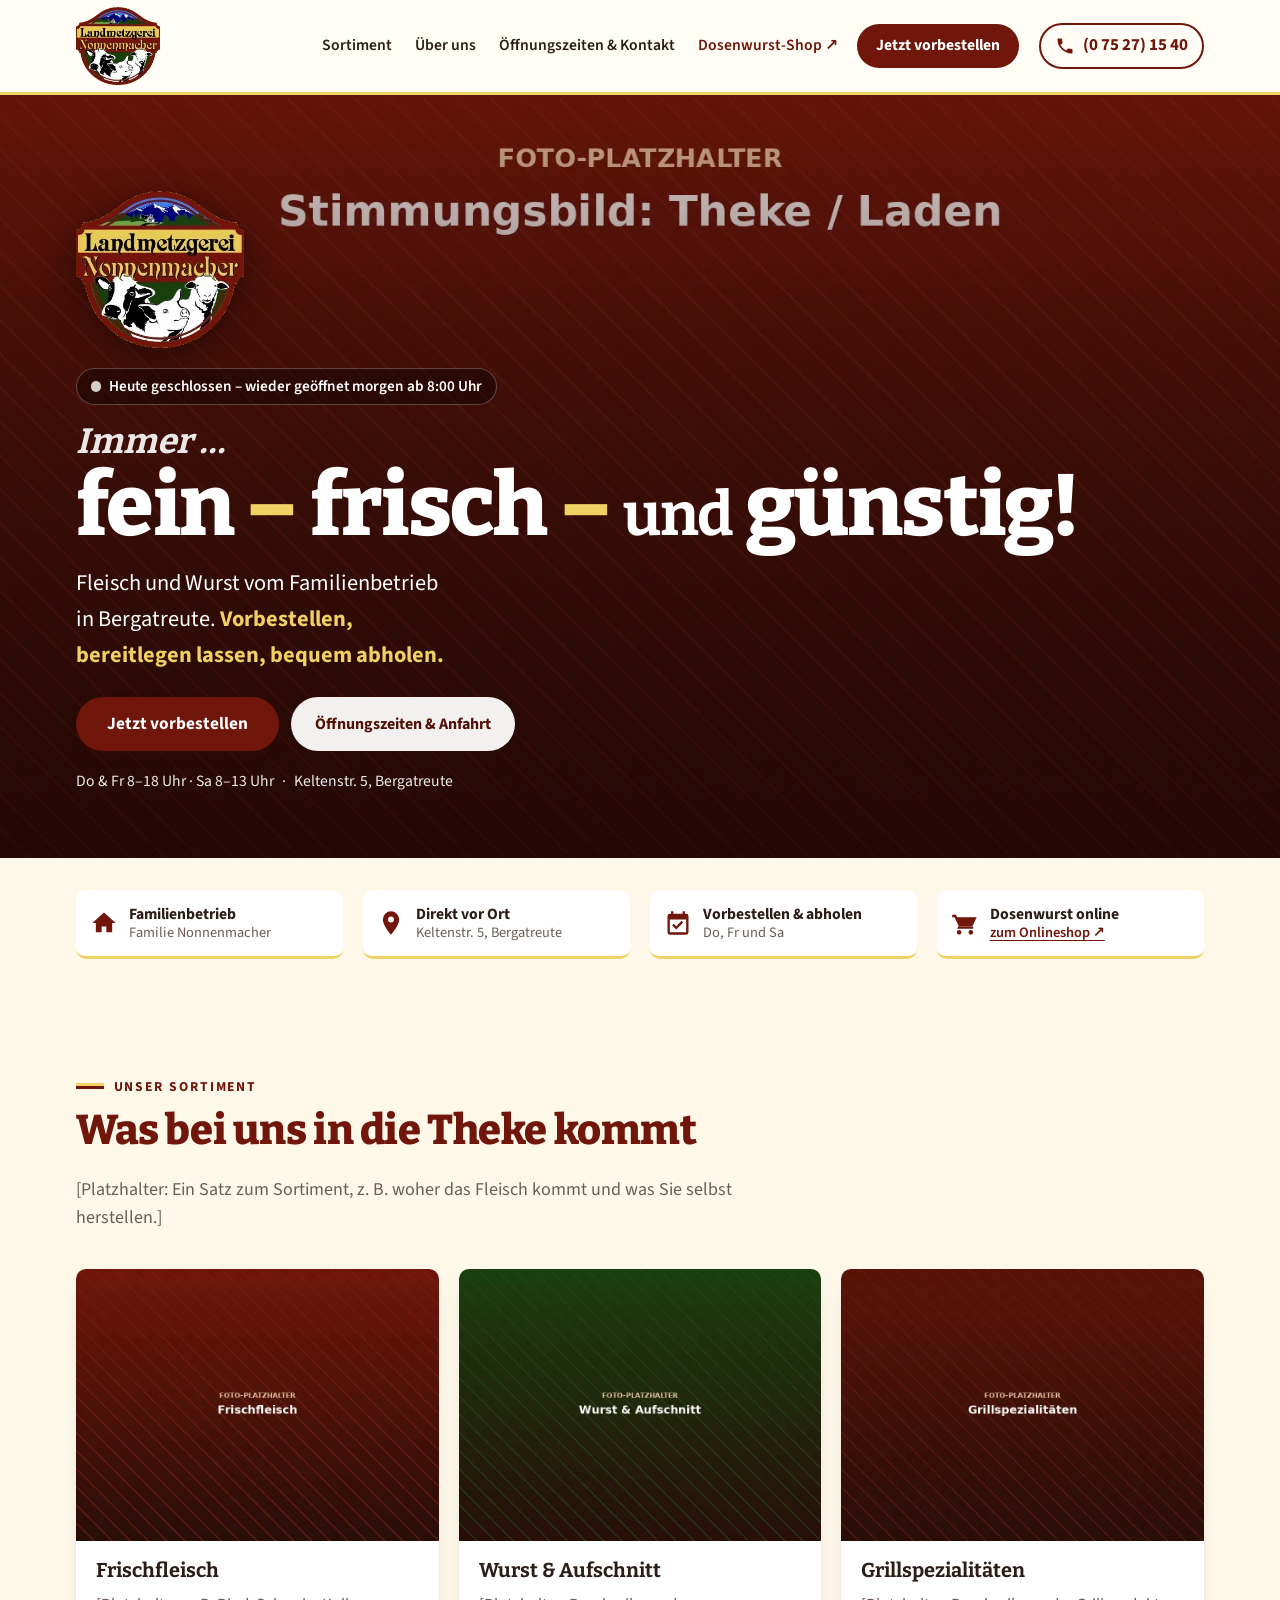
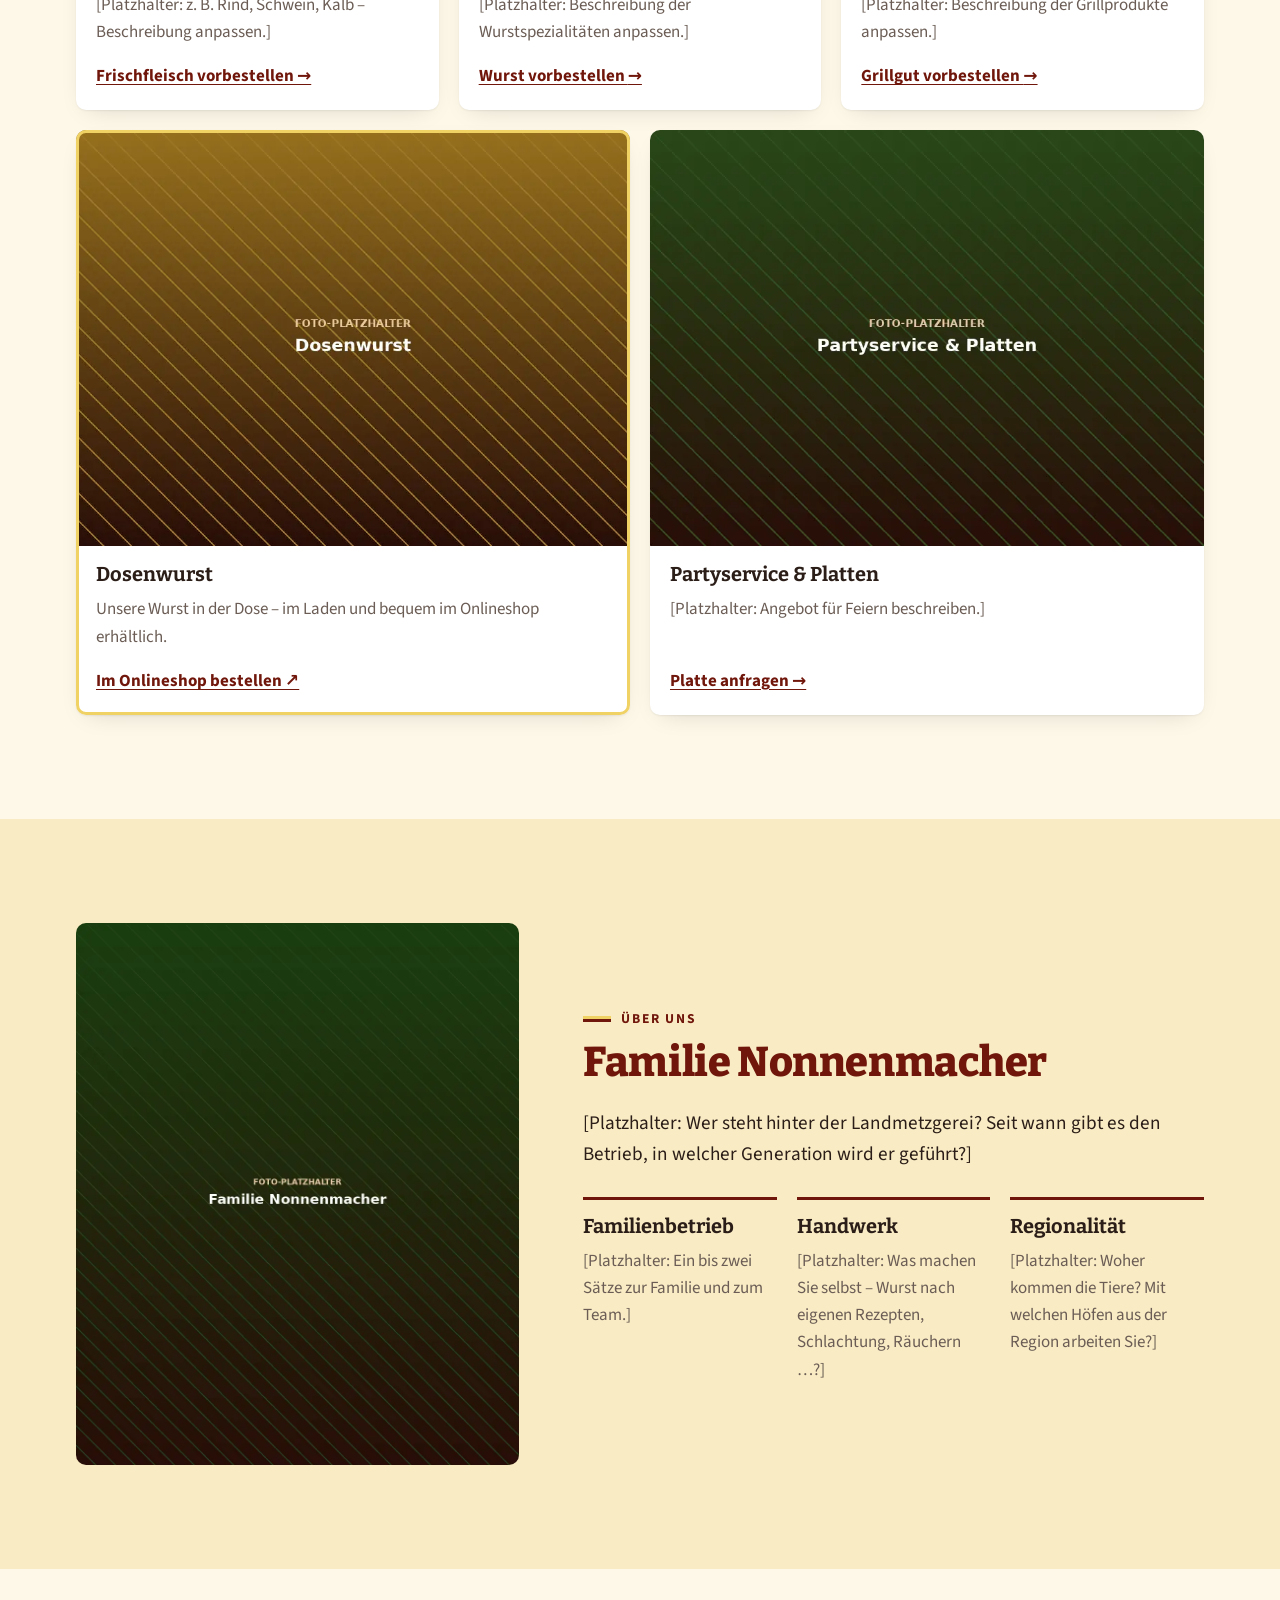
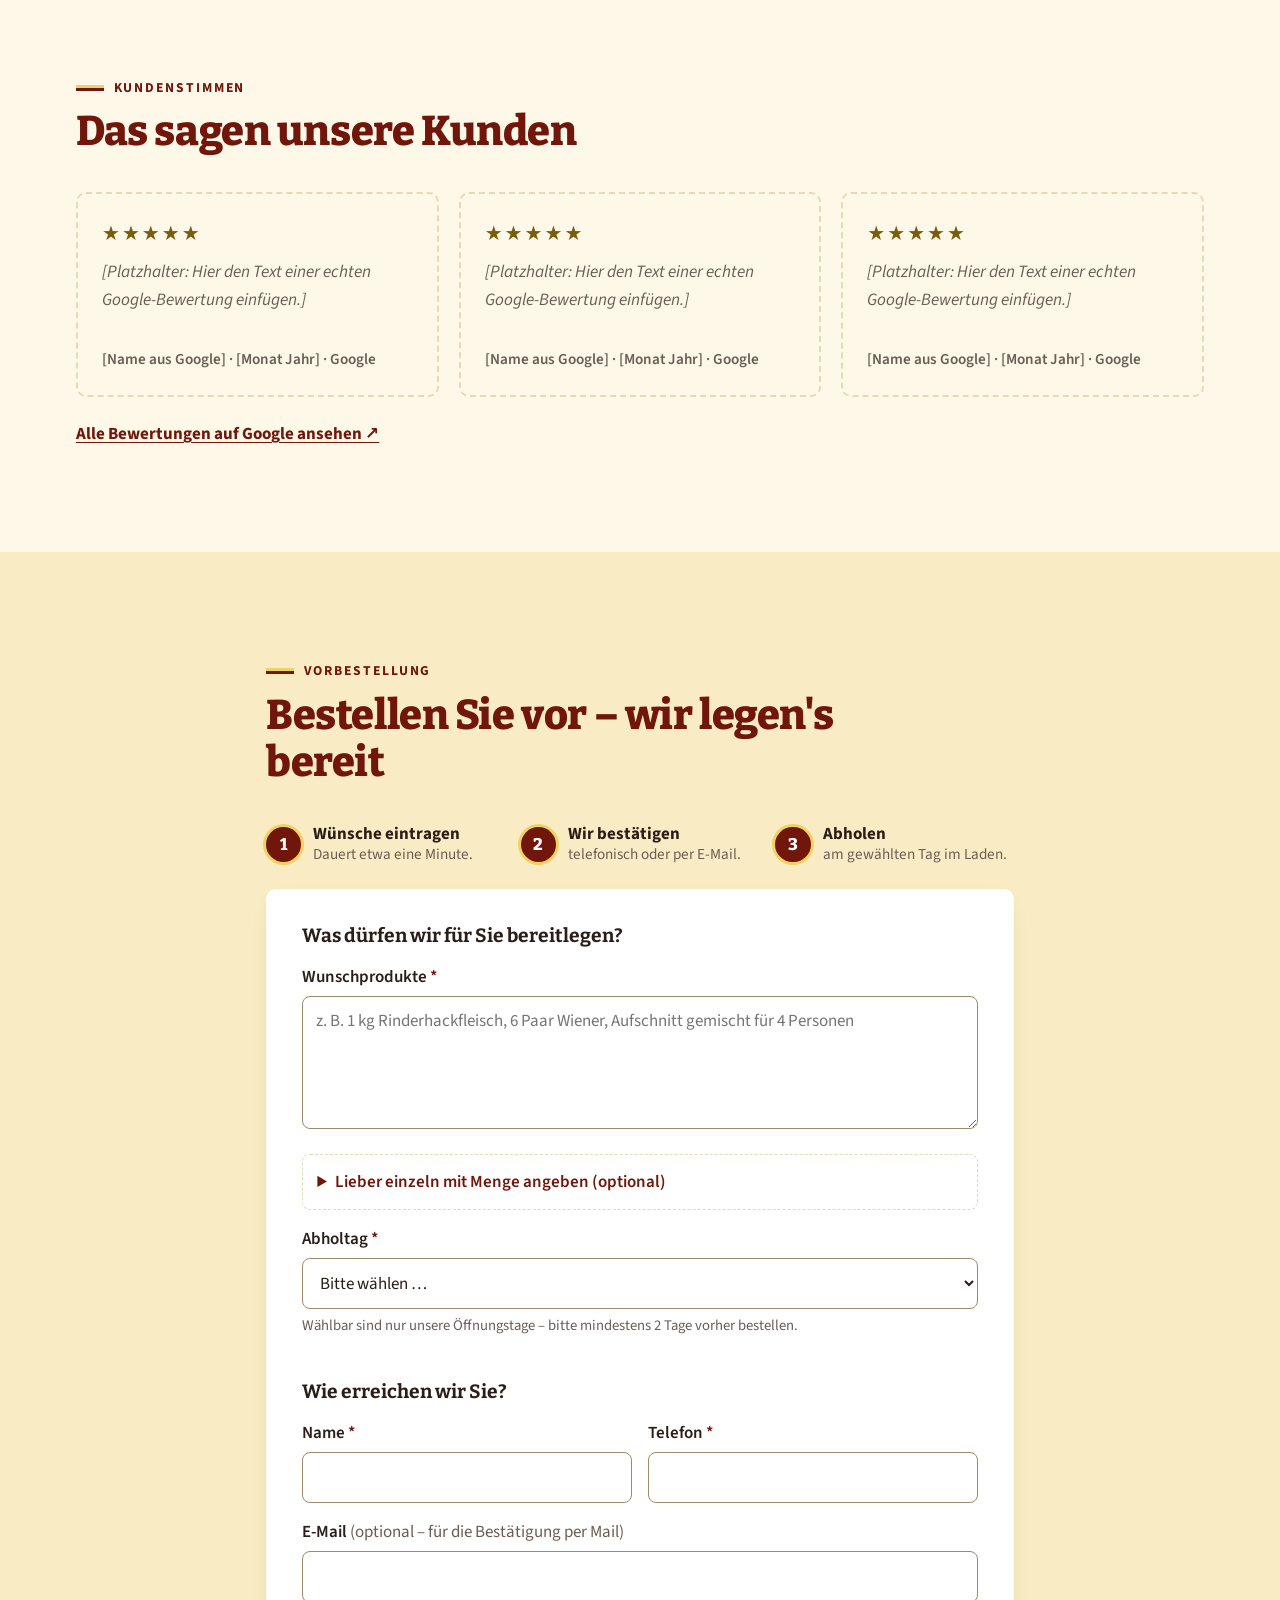
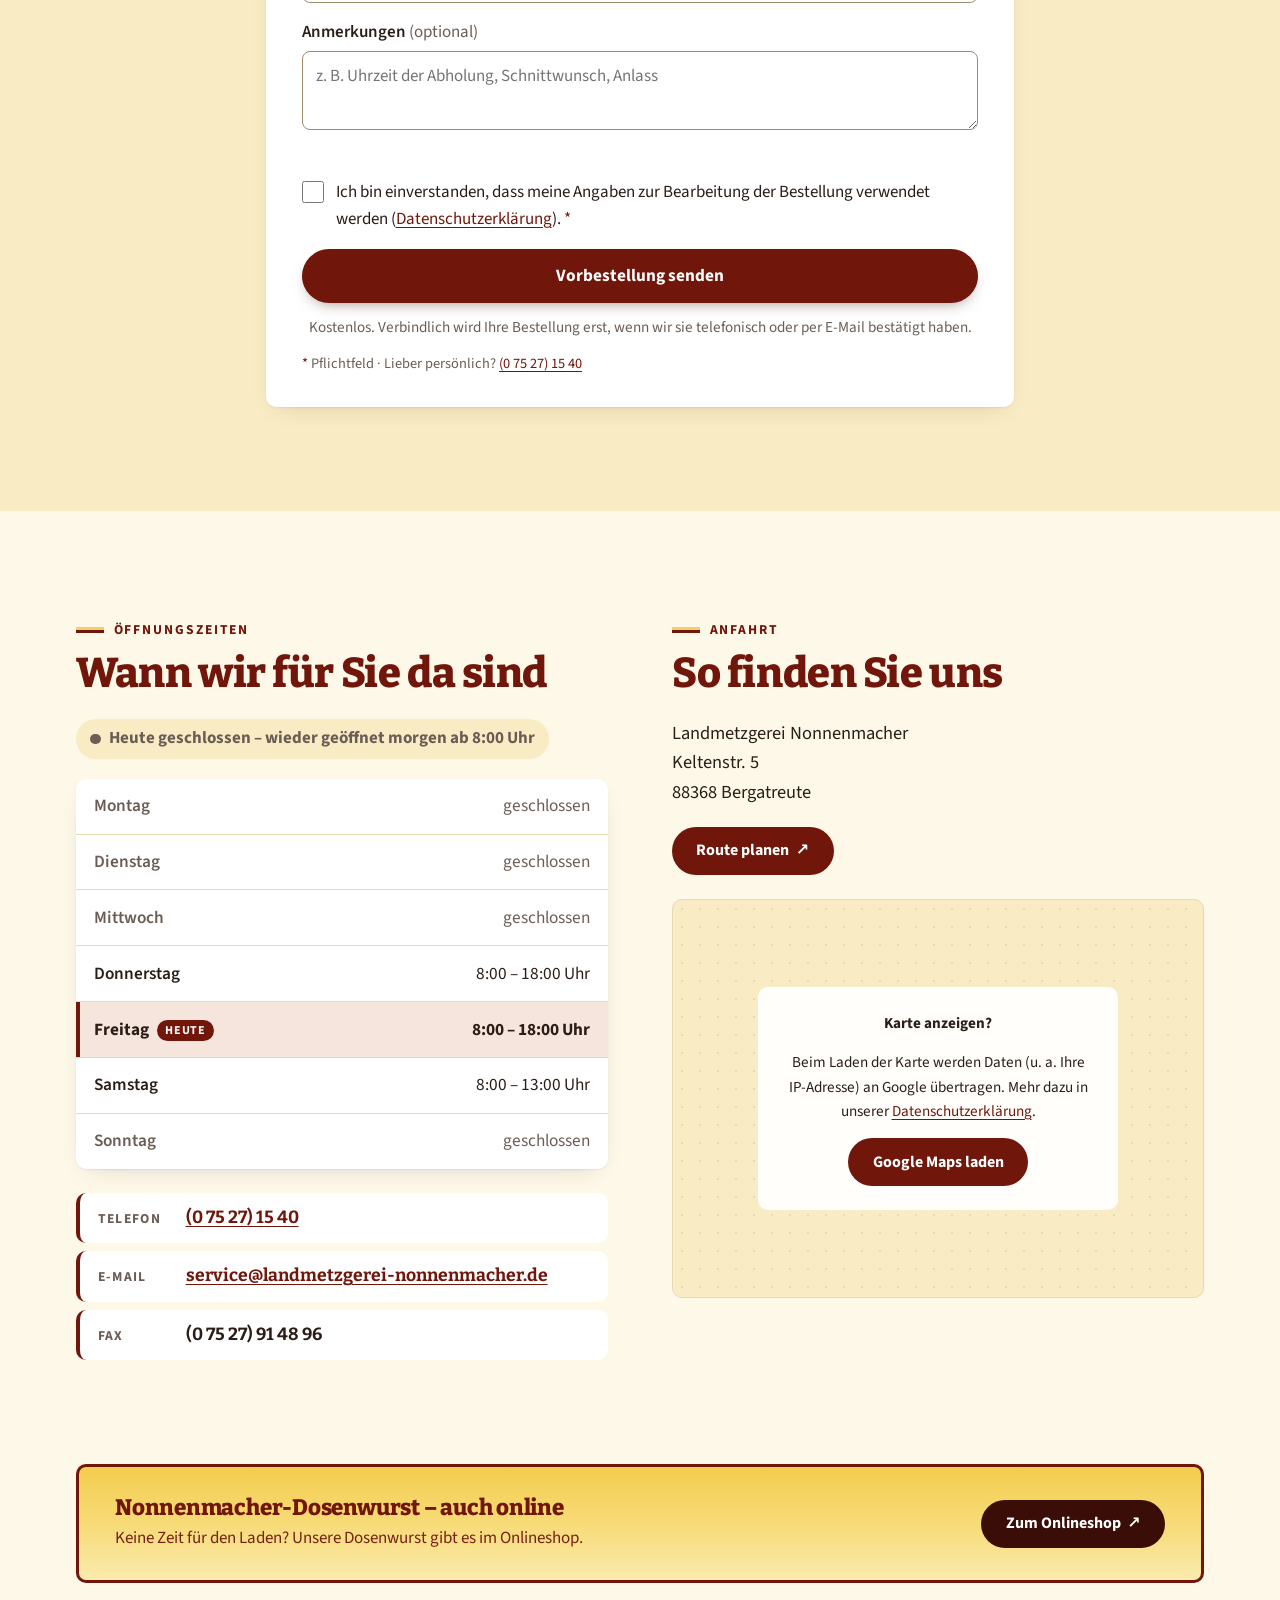
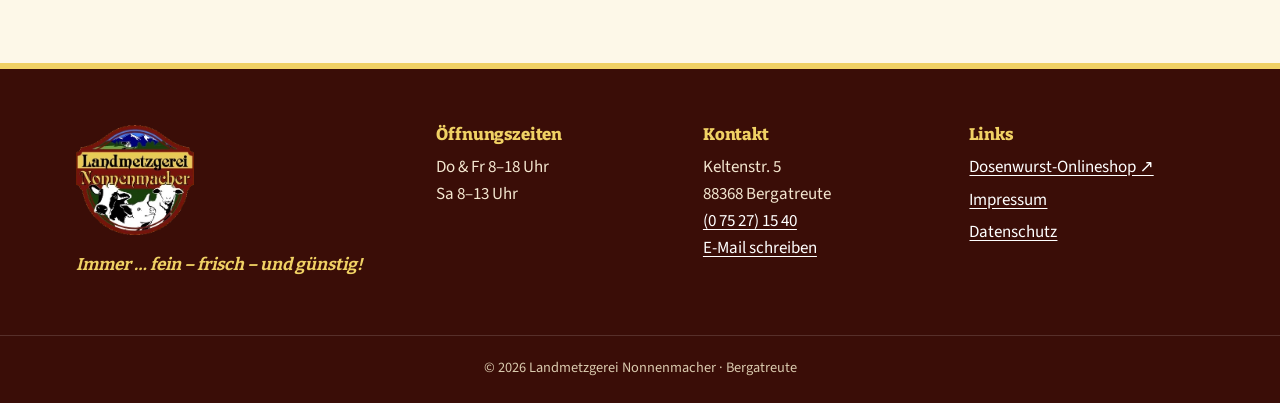
<file: index.html>
<!doctype html>
<html lang="de">
<head>
  <meta charset="utf-8">
  <meta name="viewport" content="width=device-width, initial-scale=1">
  <!-- Startseite des Repositorys "Websites" auf GitHub Pages.
       Leitet direkt auf die Website der Landmetzgerei weiter.
       Die eigentliche Website liegt im Ordner landmetzgerei-nonnenmacher/. -->
  <title>Landmetzgerei Nonnenmacher – Weiterleitung</title>
  <meta name="robots" content="noindex">
  <meta http-equiv="refresh" content="0; url=landmetzgerei-nonnenmacher/">
  <link rel="canonical" href="landmetzgerei-nonnenmacher/">
  <script>location.replace("landmetzgerei-nonnenmacher/" + location.hash);</script>
  <style>
    body { font: 18px/1.5 system-ui, sans-serif; background: #fdf8e8; color: #2b1d17; display: grid; place-items: center; min-height: 100vh; margin: 0; padding: 1rem; text-align: center; }
    a { color: #70160b; font-weight: 700; }
  </style>
</head>
<body>
  <p>Weiter zur Website der Landmetzgerei Nonnenmacher:<br>
    <a href="landmetzgerei-nonnenmacher/">landmetzgerei-nonnenmacher/</a></p>
</body>
</html>
</file>
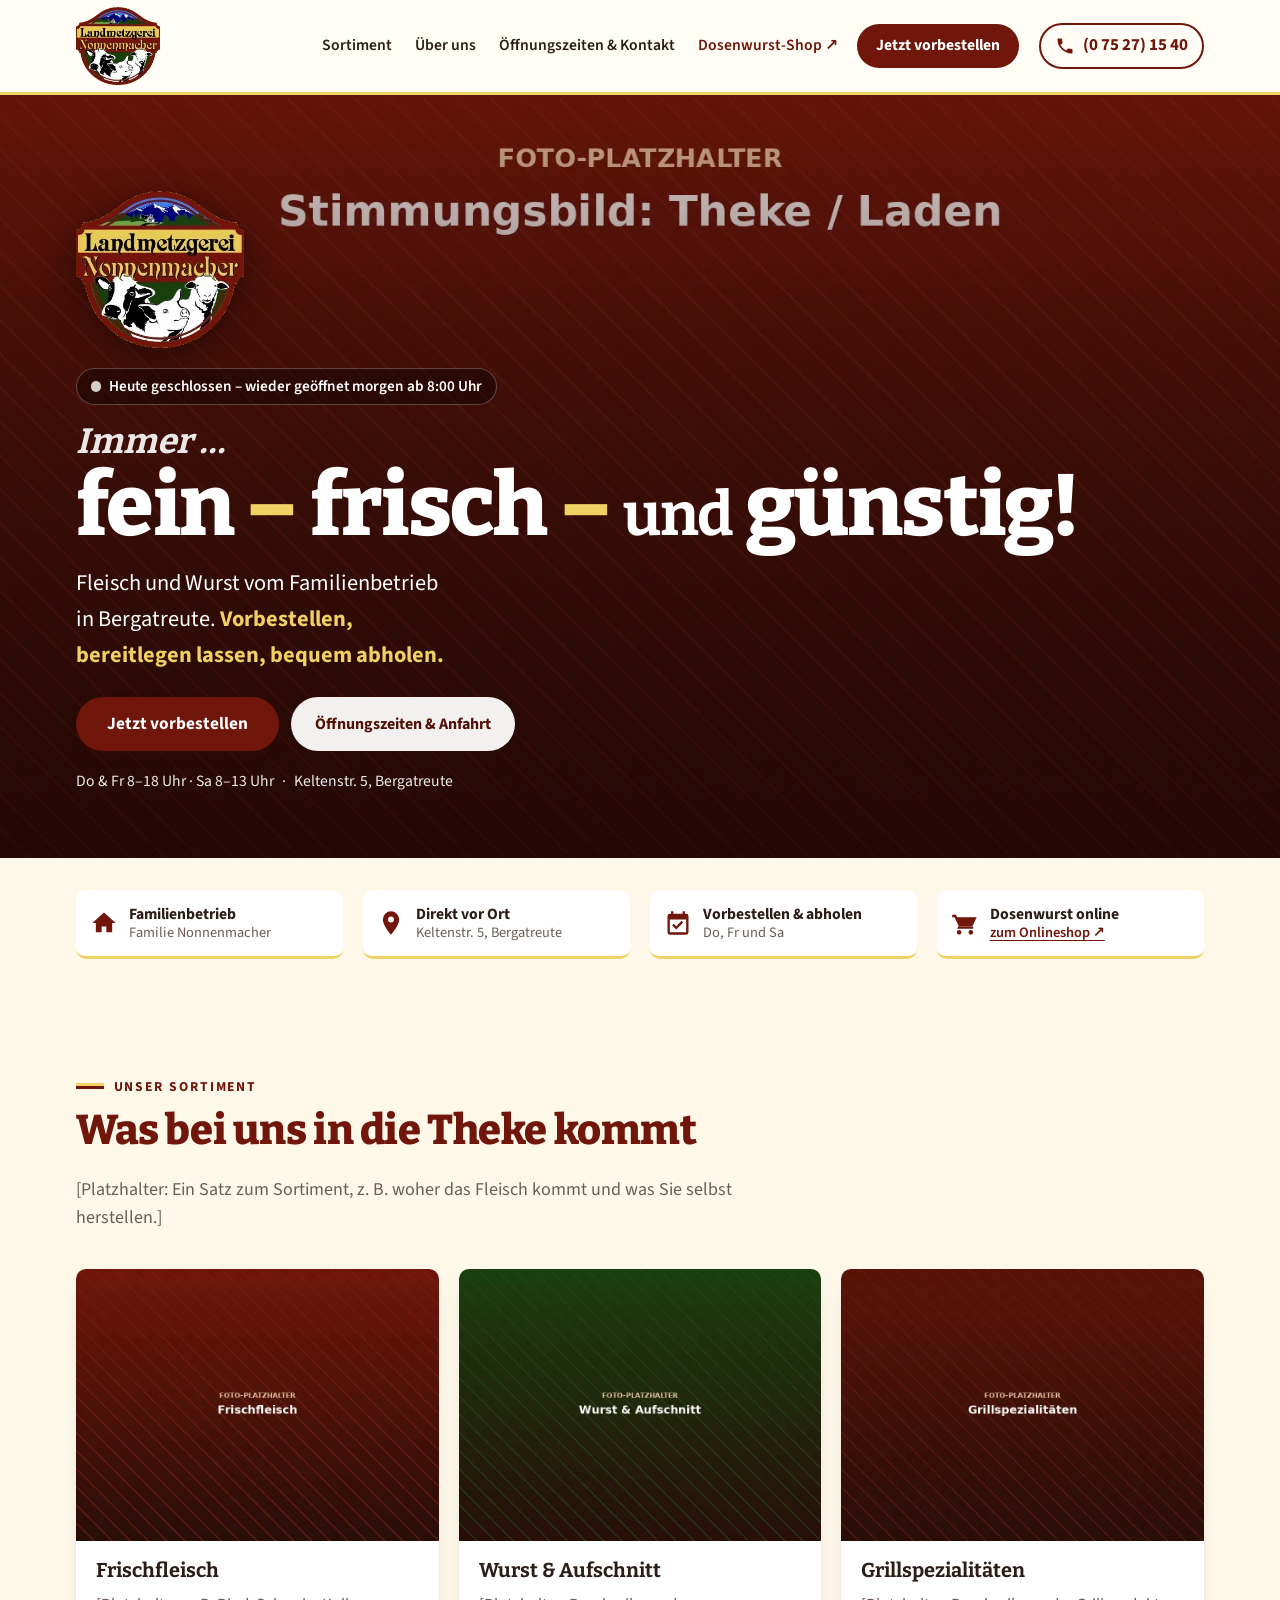
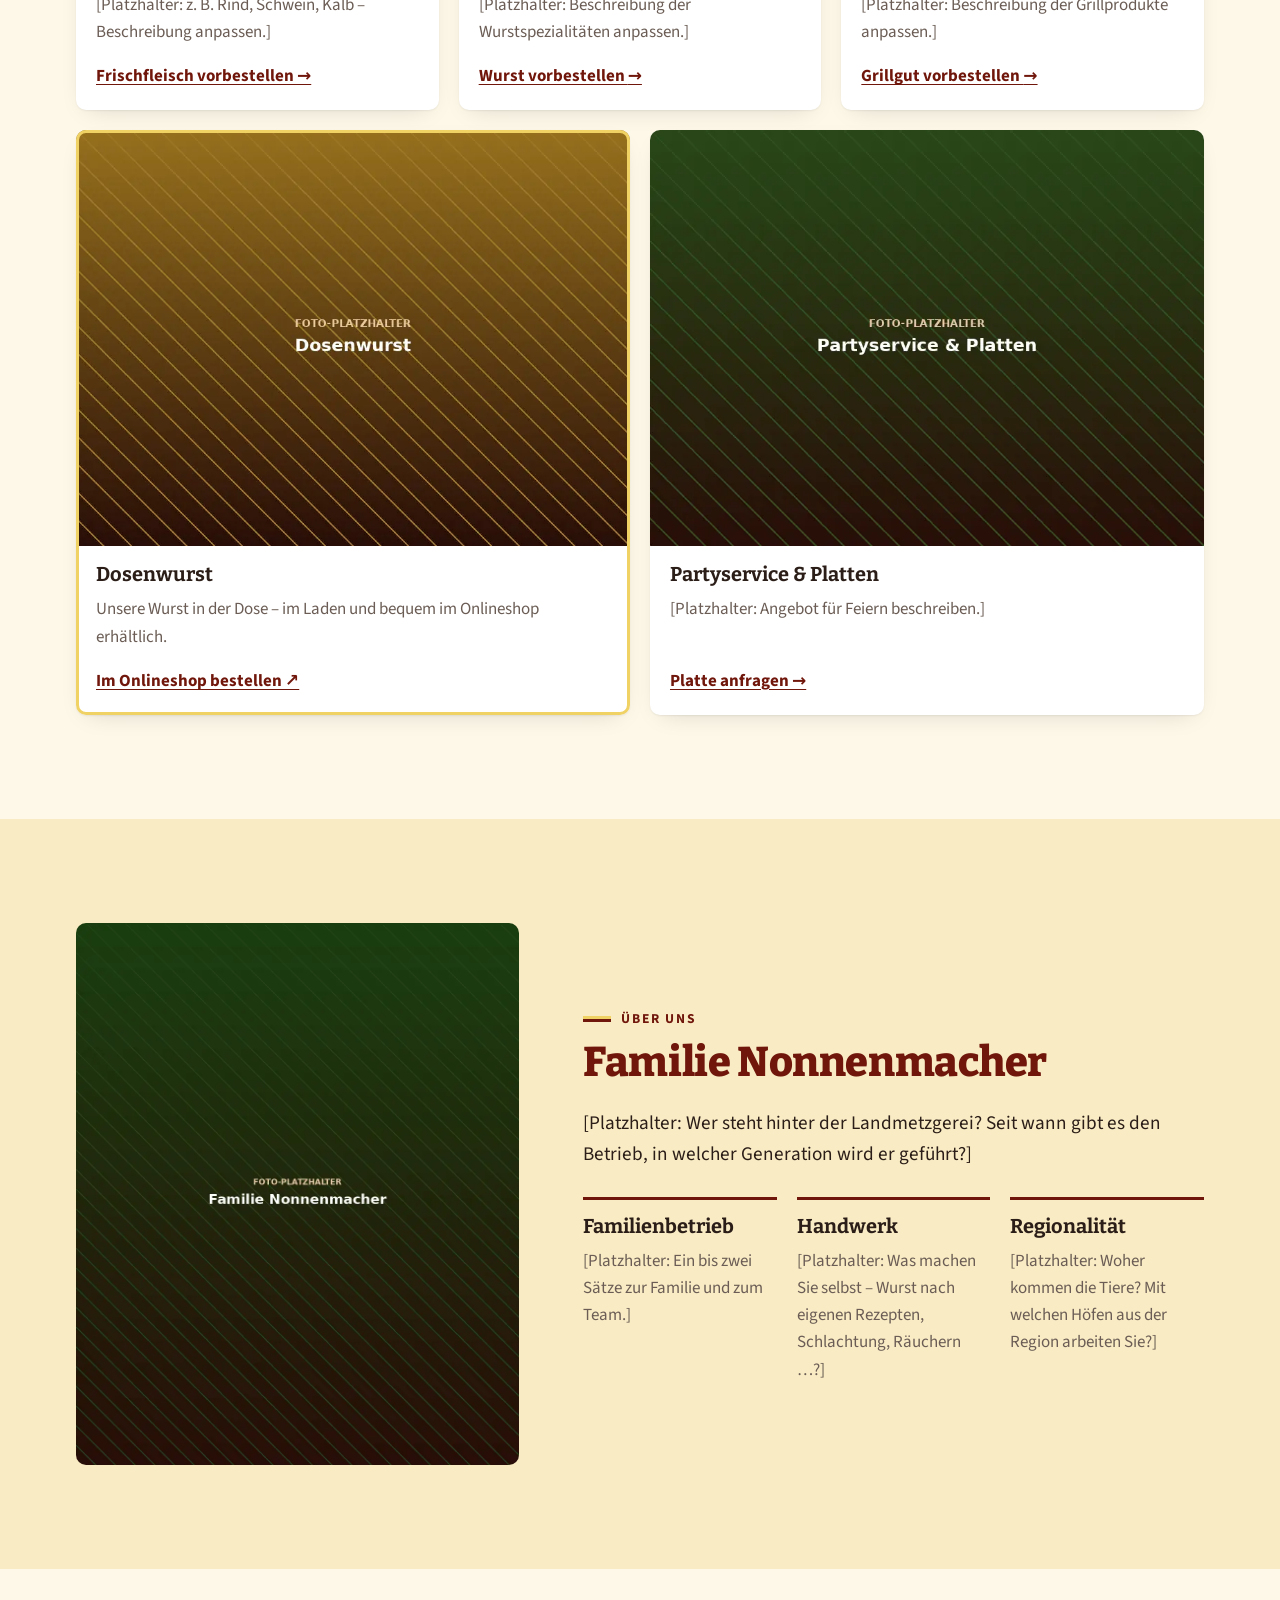
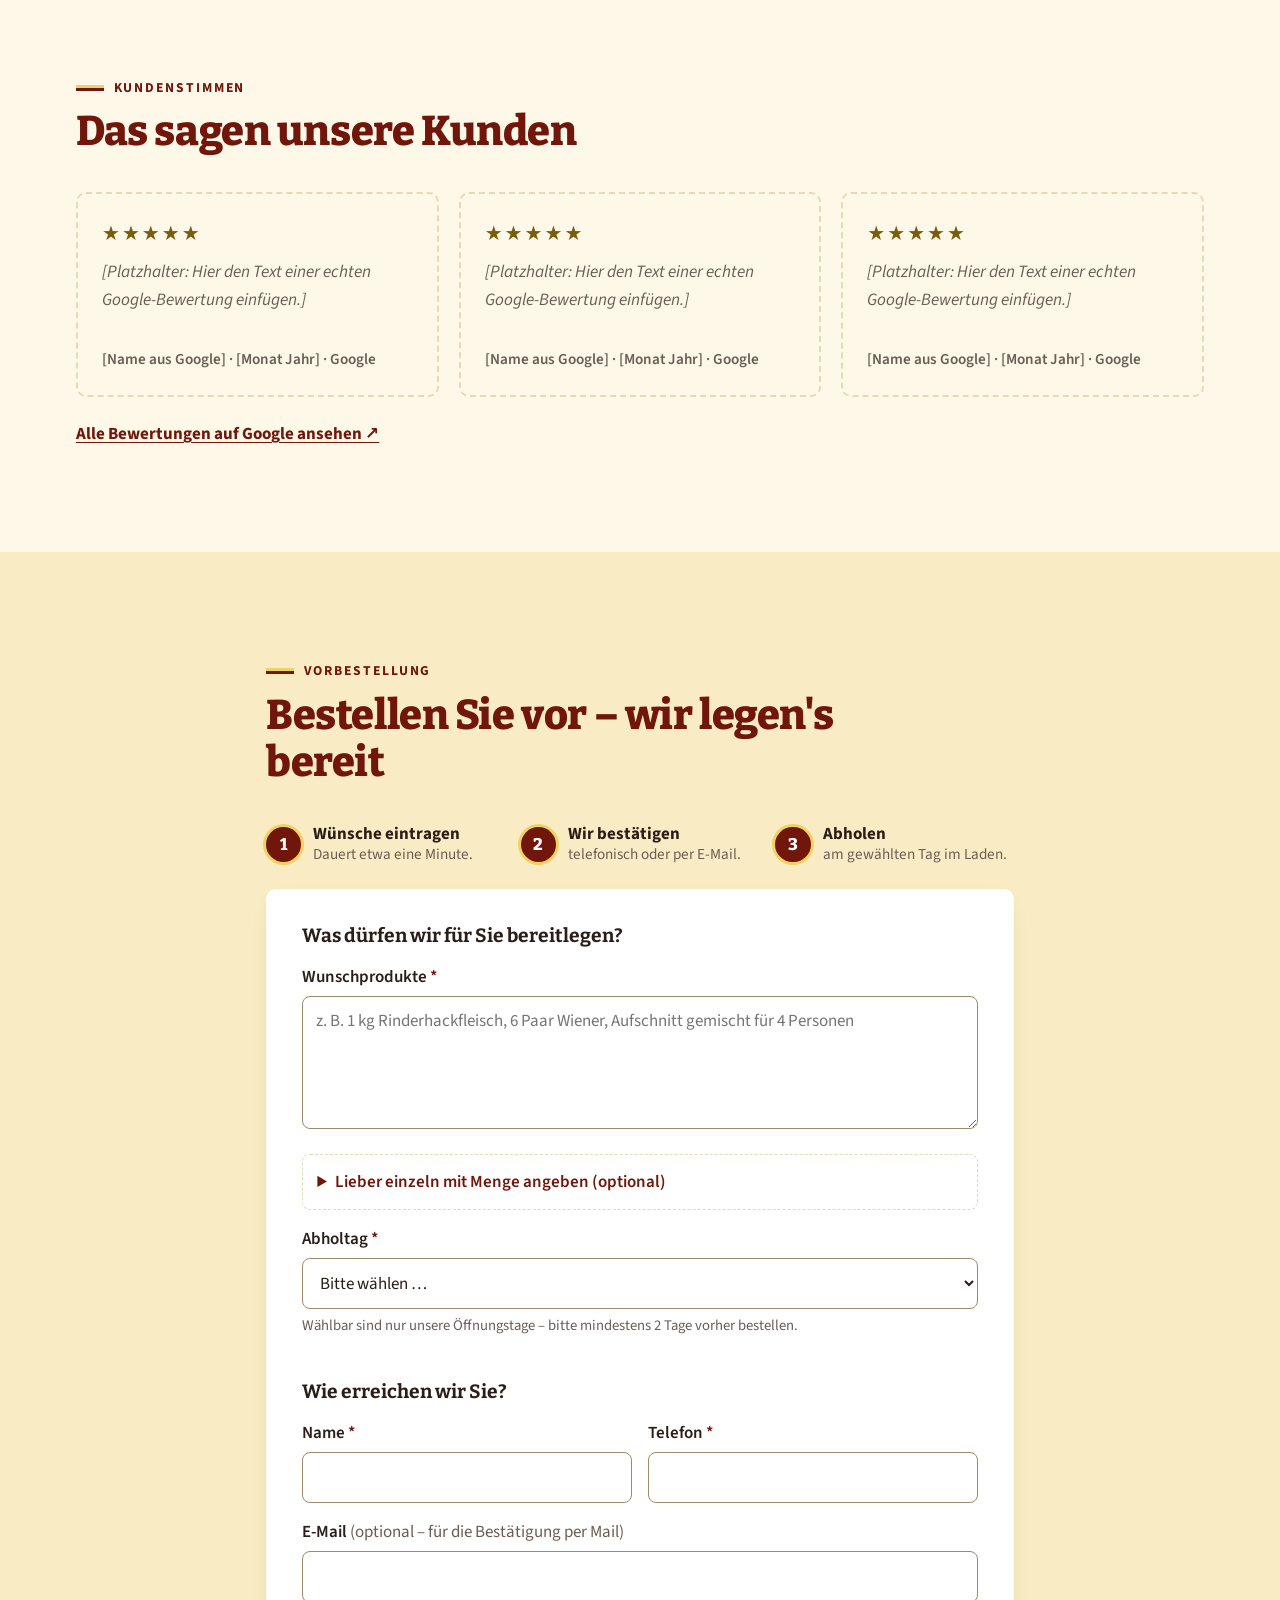
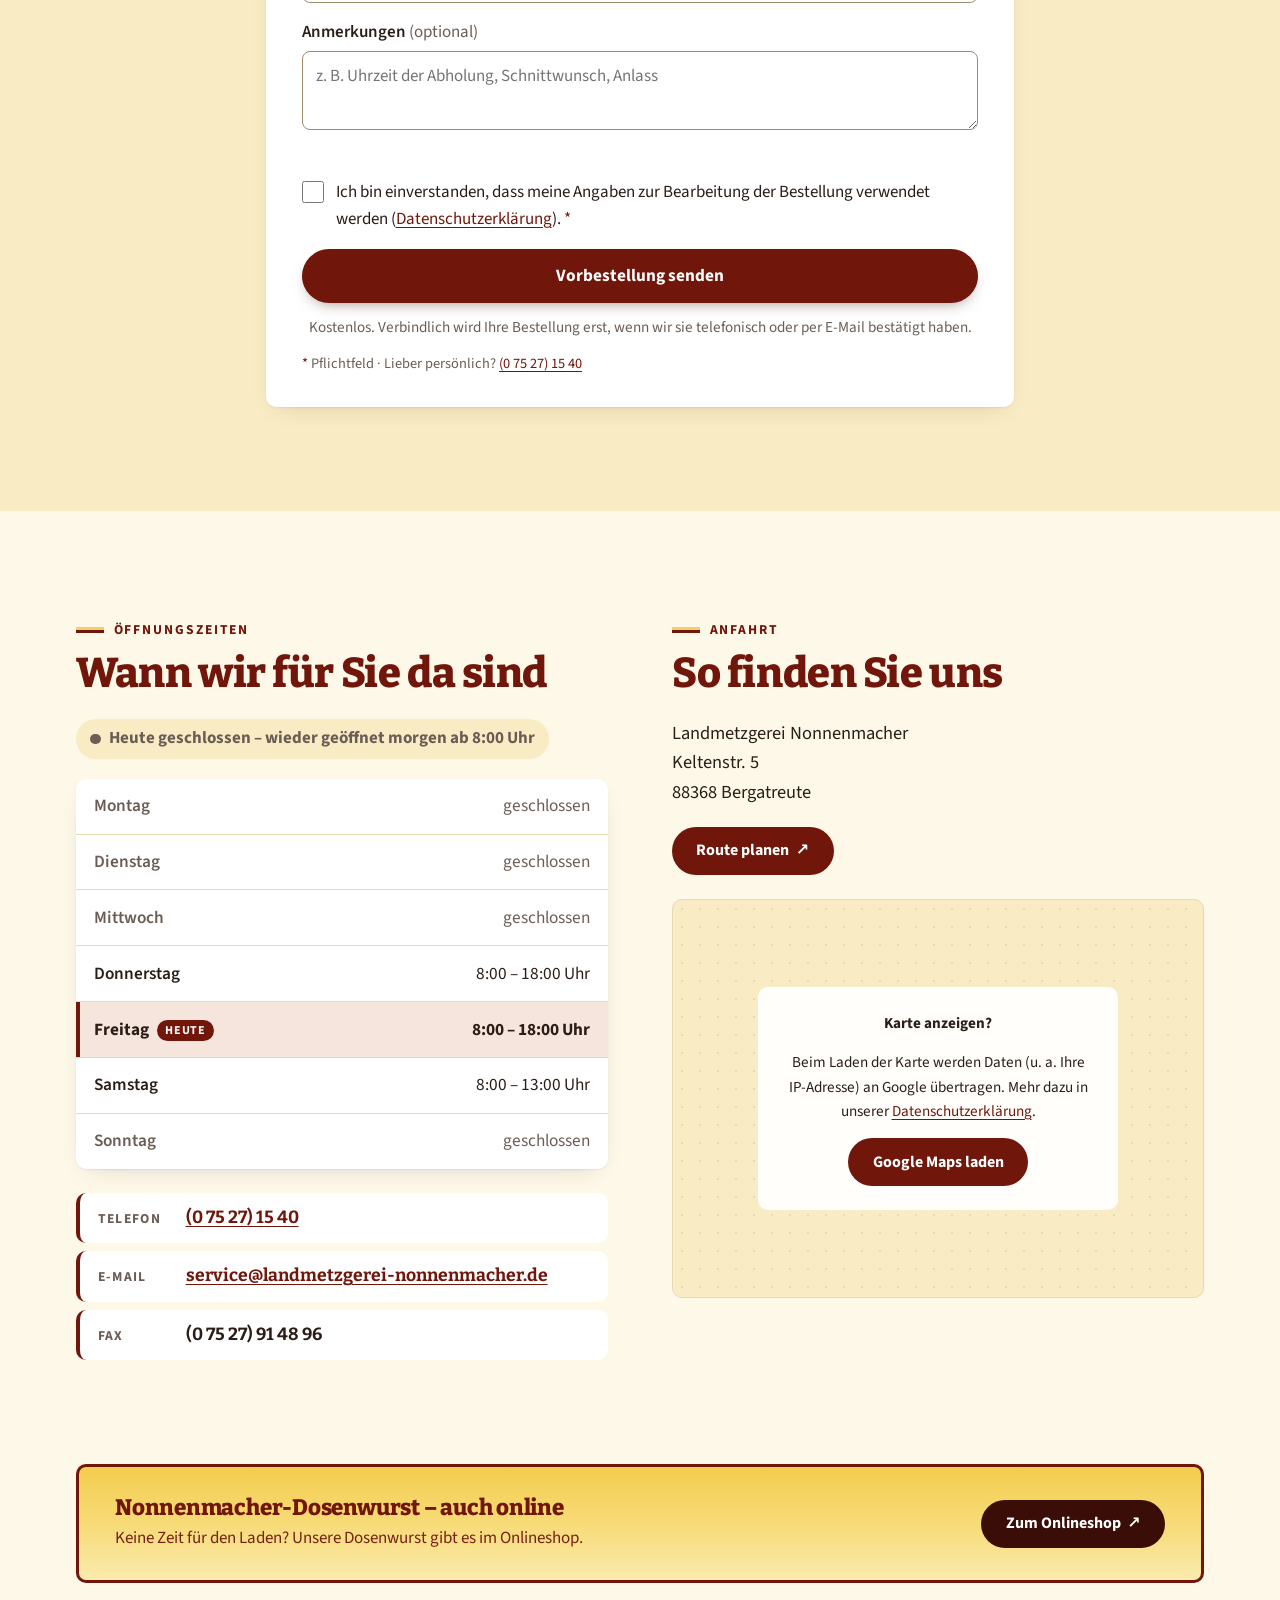
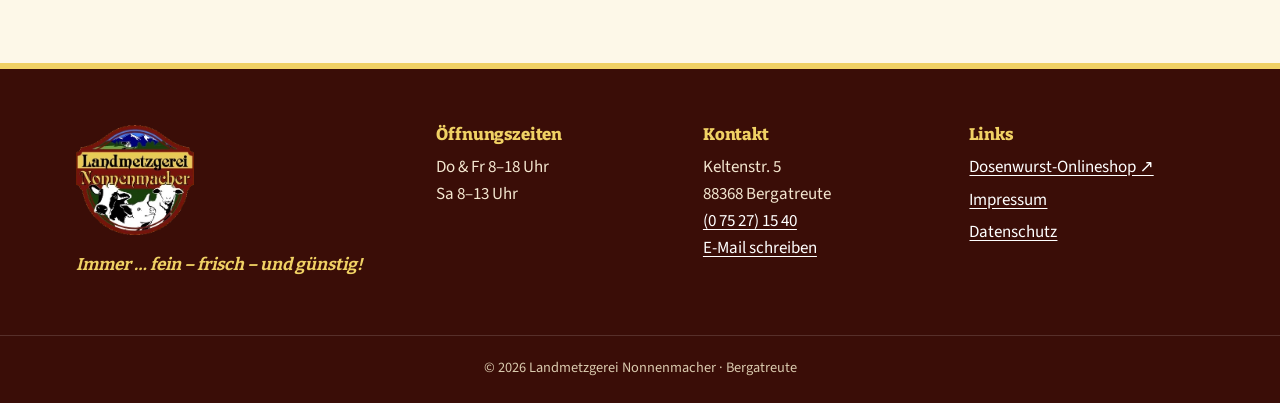
<file: landmetzgerei-nonnenmacher/index.html>
<!doctype html>
<html lang="de">
<head>
  <meta charset="utf-8">
  <meta name="viewport" content="width=device-width, initial-scale=1">

  <!-- ===== SEO ===== -->
  <title>Landmetzgerei Nonnenmacher Bergatreute – vorbestellen &amp; abholen</title>
  <meta name="description" content="Landmetzgerei Nonnenmacher in Bergatreute: Familienbetrieb für Fleisch und Wurst. Bequem vorbestellen und abholen – Do &amp; Fr 8–18 Uhr, Sa 8–13 Uhr. Dosenwurst auch online.">
  <!-- PLATZHALTER: endgültige Domain eintragen (auch in og:url, og:image, JSON-LD, sitemap.xml) -->
  <link rel="canonical" href="https://www.landmetzgerei-nonnenmacher.de/">
  <meta name="theme-color" content="#70160b">

  <!-- ===== Open Graph (Vorschau bei WhatsApp, Facebook & Co.) ===== -->
  <meta property="og:type" content="website">
  <meta property="og:locale" content="de_DE">
  <meta property="og:site_name" content="Landmetzgerei Nonnenmacher">
  <meta property="og:title" content="Landmetzgerei Nonnenmacher – Immer fein, frisch und günstig!">
  <meta property="og:description" content="Ihre Landmetzgerei in Bergatreute. Vorbestellen und abholen: Do &amp; Fr 8–18 Uhr, Sa 8–13 Uhr.">
  <meta property="og:url" content="https://www.landmetzgerei-nonnenmacher.de/">
  <meta property="og:image" content="https://www.landmetzgerei-nonnenmacher.de/images/fotos/hero-1600.webp">

  <link rel="icon" href="images/favicon.png" type="image/png">
  <link rel="apple-touch-icon" href="images/logo.png">

  <!-- Schriften lokal (kein Google-Fonts-CDN) – wichtigste vorladen -->
  <link rel="preload" href="fonts/bitter-latin-800-normal.woff2" as="font" type="font/woff2" crossorigin>
  <link rel="preload" href="fonts/source-sans-3-latin-400-normal.woff2" as="font" type="font/woff2" crossorigin>
  <link rel="stylesheet" href="css/farben.css">
  <link rel="stylesheet" href="css/style.css">

  <!-- ===== Strukturierte Daten für Google (ButcherShop) =====
       Bei geänderten Öffnungszeiten auch hier anpassen! -->
  <script type="application/ld+json">
  {
    "@context": "https://schema.org",
    "@type": "ButcherShop",
    "name": "Landmetzgerei Nonnenmacher",
    "slogan": "Immer fein – frisch – und günstig!",
    "url": "https://www.landmetzgerei-nonnenmacher.de/",
    "logo": "https://www.landmetzgerei-nonnenmacher.de/images/logo.png",
    "image": "https://www.landmetzgerei-nonnenmacher.de/images/fotos/hero-1600.webp",
    "telephone": "+49 7527 1540",
    "faxNumber": "+49 7527 914896",
    "email": "service@landmetzgerei-nonnenmacher.de",
    "address": {
      "@type": "PostalAddress",
      "streetAddress": "Keltenstr. 5",
      "postalCode": "88368",
      "addressLocality": "Bergatreute",
      "addressRegion": "Baden-Württemberg",
      "addressCountry": "DE"
    },
    "openingHoursSpecification": [
      { "@type": "OpeningHoursSpecification", "dayOfWeek": ["Thursday", "Friday"], "opens": "08:00", "closes": "18:00" },
      { "@type": "OpeningHoursSpecification", "dayOfWeek": "Saturday", "opens": "08:00", "closes": "13:00" }
    ],
    "sameAs": ["http://www.dosenwurst-nonnenmacher.com/"]
  }
  </script>
</head>

<body>
  <a class="skip-link" href="#inhalt">Zum Inhalt springen</a>

  <!-- ===================================================================
       HEADER (sticky) – wenige, klare Menüpunkte; Telefon immer sichtbar
       =================================================================== -->
  <header class="kopf" id="kopf">
    <div class="kopf__innen">
      <a class="kopf__logo" href="#start" aria-label="Landmetzgerei Nonnenmacher – zur Startseite">
        <img src="images/logo.webp" alt="Logo der Landmetzgerei Nonnenmacher" width="64" height="60">
      </a>

      <nav class="nav" id="nav" aria-label="Hauptnavigation">
        <ul class="nav__liste">
          <li><a href="#sortiment">Sortiment</a></li>
          <li><a href="#ueber-uns">Über uns</a></li>
          <li><a href="#besuch">Öffnungszeiten &amp; Kontakt</a></li>
          <li><a class="nav__shop" href="http://www.dosenwurst-nonnenmacher.com/" target="_blank" rel="noopener">Dosenwurst-Shop <span aria-hidden="true">↗</span></a></li>
          <li><a class="nav__cta" href="#vorbestellen">Jetzt vorbestellen</a></li>
        </ul>
      </nav>

      <a class="kopf__tel" href="tel:+4975271540" aria-label="Anrufen: (0 75 27) 15 40">
        <svg aria-hidden="true" viewBox="0 0 24 24" width="20" height="20"><path fill="currentColor" d="M6.6 10.8a15.1 15.1 0 0 0 6.6 6.6l2.2-2.2a1 1 0 0 1 1-.25 11.4 11.4 0 0 0 3.6.57 1 1 0 0 1 1 1V20a1 1 0 0 1-1 1A17 17 0 0 1 3 4a1 1 0 0 1 1-1h3.5a1 1 0 0 1 1 1c0 1.25.2 2.45.57 3.57a1 1 0 0 1-.25 1z"/></svg>
        <span class="kopf__tel-text">(0 75 27) 15 40</span>
      </a>

      <button class="kopf__menue" id="menue-knopf" aria-expanded="false" aria-controls="nav">
        <span class="kopf__menue-linien" aria-hidden="true"></span>
        <span class="sr-only">Menü</span>
      </button>
    </div>
  </header>

  <main id="inhalt">

    <!-- =================================================================
         1. HERO – in Sekunden klar: Wer? Was habe ich davon? Hat heute offen?
         ================================================================= -->
    <section class="hero" id="start" aria-labelledby="hero-titel">
      <!-- PLATZHALTER-FOTO: Stimmungsbild (z. B. Theke, Laden, Handwerk).
           Echte Fotos als hero-800.webp / hero-1600.webp ersetzen (siehe README). -->
      <picture class="hero__bild">
        <source type="image/webp" srcset="images/fotos/hero-800.webp 800w, images/fotos/hero-1600.webp 1600w" sizes="100vw">
        <img src="images/fotos/hero-1600.webp" alt="Platzhalter: Blick auf die Fleisch- und Wursttheke der Landmetzgerei Nonnenmacher" width="1600" height="900" fetchpriority="high">
      </picture>

      <div class="hero__inhalt">
        <img class="hero__logo" src="images/logo.webp" alt="" width="168" height="157">
        <!-- Live-Status: beantwortet die häufigste Frage zuerst -->
        <p class="hero__status" data-heute-status aria-live="polite"></p>
        <h1 id="hero-titel" class="hero__titel">
          <span class="hero__immer">Immer …</span>
          <span class="hero__slogan">fein <span class="strich" aria-hidden="true">–</span> frisch <span class="strich" aria-hidden="true">–</span> <span class="hero__und">und</span> günstig!</span>
        </h1>
        <p class="hero__text">Fleisch und Wurst vom Familienbetrieb in Bergatreute. <strong>Vorbestellen, bereitlegen lassen, bequem abholen.</strong></p>
        <div class="hero__knoepfe">
          <a class="knopf knopf--primaer knopf--gross" href="#vorbestellen">Jetzt vorbestellen</a>
          <a class="knopf knopf--hell" href="#besuch">Öffnungszeiten &amp; Anfahrt</a>
        </div>
        <p class="hero__fakten">
          <span data-zeiten-kurz="zeile">Do &amp; Fr 8–18 Uhr · Sa 8–13 Uhr</span>
          <span aria-hidden="true">·</span>
          <span>Keltenstr. 5, Bergatreute</span>
        </p>
      </div>
    </section>

    <!-- =================================================================
         2. AKTUELLES – Inhalte aus daten/aktuelles.js
         ================================================================= -->
    <section class="aktuelles" id="aktuelles" aria-labelledby="aktuelles-titel">
      <div class="behaelter">
        <div class="aktuelles__box">
          <h2 id="aktuelles-titel" class="aktuelles__titel">
            <svg aria-hidden="true" viewBox="0 0 24 24" width="22" height="22"><path fill="currentColor" d="M12 22a2.5 2.5 0 0 0 2.45-2h-4.9A2.5 2.5 0 0 0 12 22zm7-6V11a7 7 0 0 0-5.5-6.84V3.5a1.5 1.5 0 0 0-3 0v.66A7 7 0 0 0 5 11v5l-2 2v1h18v-1z"/></svg>
            Aktuelles
          </h2>
          <ul class="aktuelles__liste" id="aktuelles-liste">
            <!-- wird automatisch aus daten/aktuelles.js gefüllt -->
          </ul>
        </div>
      </div>
    </section>

    <!-- =================================================================
         3. VORTEILE – nur belegbare Fakten als Vertrauenssignale
         ================================================================= -->
    <section class="vorteile" aria-label="Warum Landmetzgerei Nonnenmacher">
      <ul class="behaelter vorteile__liste">
        <li class="vorteil">
          <svg aria-hidden="true" viewBox="0 0 24 24" width="28" height="28"><path fill="currentColor" d="M12 3 2 12h3v8h5v-5h4v5h5v-8h3z"/></svg>
          <div><strong>Familienbetrieb</strong><span>Familie Nonnenmacher</span></div>
        </li>
        <li class="vorteil">
          <svg aria-hidden="true" viewBox="0 0 24 24" width="28" height="28"><path fill="currentColor" d="M12 2a7 7 0 0 0-7 7c0 5.25 7 13 7 13s7-7.75 7-13a7 7 0 0 0-7-7zm0 9.5A2.5 2.5 0 1 1 12 6.5a2.5 2.5 0 0 1 0 5z"/></svg>
          <div><strong>Direkt vor Ort</strong><span>Keltenstr. 5, Bergatreute</span></div>
        </li>
        <li class="vorteil">
          <svg aria-hidden="true" viewBox="0 0 24 24" width="28" height="28"><path fill="currentColor" d="M19 4h-1V2h-2v2H8V2H6v2H5a2 2 0 0 0-2 2v14a2 2 0 0 0 2 2h14a2 2 0 0 0 2-2V6a2 2 0 0 0-2-2zm0 16H5V9h14zm-8.5-2.5-3.5-3.5 1.4-1.4 2.1 2.1 4.6-4.6 1.4 1.4z"/></svg>
          <div><strong>Vorbestellen &amp; abholen</strong><span>Do, Fr und Sa</span></div>
        </li>
        <li class="vorteil">
          <svg aria-hidden="true" viewBox="0 0 24 24" width="28" height="28"><path fill="currentColor" d="M7 18a2 2 0 1 0 0 4 2 2 0 0 0 0-4zm10 0a2 2 0 1 0 0 4 2 2 0 0 0 0-4zM7.2 14.8h9.9a2 2 0 0 0 1.8-1.1L22 7H5.2l-1-2H1v2h2l3.6 7.6L5.2 17H19v-2H7.4z"/></svg>
          <div><strong>Dosenwurst online</strong><a href="http://www.dosenwurst-nonnenmacher.com/" target="_blank" rel="noopener">zum Onlineshop ↗</a></div>
        </li>
      </ul>
    </section>

    <!-- =================================================================
         4. SORTIMENT
         PLATZHALTER: Kategorien, Texte und Fotos bei Bedarf anpassen.
         Der Link „Vorbestellen“ trägt die Kategorie ins Formular ein.
         ================================================================= -->
    <section class="sektion" id="sortiment" aria-labelledby="sortiment-titel">
      <div class="behaelter">
        <header class="sektion__kopf">
          <p class="dachzeile">Unser Sortiment</p>
          <h2 id="sortiment-titel">Was bei uns in die Theke kommt</h2>
          <p class="sektion__einleitung">[Platzhalter: Ein Satz zum Sortiment, z.&nbsp;B. woher das Fleisch kommt und was Sie selbst herstellen.]</p>
        </header>

        <ul class="kacheln">
          <li class="kachel">
            <img src="images/fotos/sortiment-frischfleisch.webp" alt="Platzhalter: Frischfleisch in der Theke" width="800" height="600" loading="lazy" decoding="async">
            <div class="kachel__text">
              <h3>Frischfleisch</h3>
              <p>[Platzhalter: z.&nbsp;B. Rind, Schwein, Kalb – Beschreibung anpassen.]</p>
              <a class="kachel__link" href="#vorbestellen" data-vorbestellen="Frischfleisch">Frischfleisch vorbestellen <span aria-hidden="true">→</span></a>
            </div>
          </li>
          <li class="kachel">
            <img src="images/fotos/sortiment-wurst.webp" alt="Platzhalter: Wurst und Aufschnitt" width="800" height="600" loading="lazy" decoding="async">
            <div class="kachel__text">
              <h3>Wurst &amp; Aufschnitt</h3>
              <p>[Platzhalter: Beschreibung der Wurstspezialitäten anpassen.]</p>
              <a class="kachel__link" href="#vorbestellen" data-vorbestellen="Wurst &amp; Aufschnitt">Wurst vorbestellen <span aria-hidden="true">→</span></a>
            </div>
          </li>
          <li class="kachel">
            <img src="images/fotos/sortiment-grill.webp" alt="Platzhalter: Grillspezialitäten" width="800" height="600" loading="lazy" decoding="async">
            <div class="kachel__text">
              <h3>Grillspezialitäten</h3>
              <p>[Platzhalter: Beschreibung der Grillprodukte anpassen.]</p>
              <a class="kachel__link" href="#vorbestellen" data-vorbestellen="Grillspezialitäten">Grillgut vorbestellen <span aria-hidden="true">→</span></a>
            </div>
          </li>
          <li class="kachel kachel--shop">
            <img src="images/fotos/sortiment-dosenwurst.webp" alt="Platzhalter: Dosenwurst der Landmetzgerei Nonnenmacher" width="800" height="600" loading="lazy" decoding="async">
            <div class="kachel__text">
              <h3>Dosenwurst</h3>
              <p>Unsere Wurst in der Dose – im Laden und bequem im Onlineshop erhältlich.</p>
              <a class="kachel__link" href="http://www.dosenwurst-nonnenmacher.com/" target="_blank" rel="noopener">Im Onlineshop bestellen <span aria-hidden="true">↗</span></a>
            </div>
          </li>
          <li class="kachel">
            <img src="images/fotos/sortiment-partyservice.webp" alt="Platzhalter: angerichtete Wurst- und Bratenplatte" width="800" height="600" loading="lazy" decoding="async">
            <div class="kachel__text">
              <h3>Partyservice &amp; Platten</h3>
              <p>[Platzhalter: Angebot für Feiern beschreiben.]</p>
              <a class="kachel__link" href="#vorbestellen" data-vorbestellen="Partyservice / Platte für ___ Personen">Platte anfragen <span aria-hidden="true">→</span></a>
            </div>
          </li>
        </ul>
      </div>
    </section>

    <!-- =================================================================
         5. ÜBER UNS – PLATZHALTERTEXT, bitte anpassen
         ================================================================= -->
    <section class="sektion sektion--abgesetzt" id="ueber-uns" aria-labelledby="ueber-titel">
      <div class="behaelter ueber">
        <figure class="ueber__bild">
          <img src="images/fotos/ueber-uns.webp" alt="Platzhalter: Familie Nonnenmacher im Laden" width="900" height="1100" loading="lazy" decoding="async">
        </figure>
        <div class="ueber__text">
          <p class="dachzeile">Über uns</p>
          <h2 id="ueber-titel">Familie Nonnenmacher</h2>
          <p class="einleitung">[Platzhalter: Wer steht hinter der Landmetzgerei? Seit wann gibt es den Betrieb, in welcher Generation wird er geführt?]</p>
          <ul class="werte">
            <li>
              <h3>Familienbetrieb</h3>
              <p>[Platzhalter: Ein bis zwei Sätze zur Familie und zum Team.]</p>
            </li>
            <li>
              <h3>Handwerk</h3>
              <p>[Platzhalter: Was machen Sie selbst – Wurst nach eigenen Rezepten, Schlachtung, Räuchern …?]</p>
            </li>
            <li>
              <h3>Regionalität</h3>
              <p>[Platzhalter: Woher kommen die Tiere? Mit welchen Höfen aus der Region arbeiten Sie?]</p>
            </li>
          </ul>
        </div>
      </div>
    </section>

    <!-- =================================================================
         6. KUNDENSTIMMEN – vor der Vorbestellung (erst Vertrauen, dann Bitte)
         Inhalte aus daten/bewertungen.js
         ================================================================= -->
    <section class="sektion" id="stimmen" aria-labelledby="stimmen-titel">
      <div class="behaelter">
        <header class="sektion__kopf">
          <p class="dachzeile">Kundenstimmen</p>
          <h2 id="stimmen-titel">Das sagen unsere Kunden</h2>
          <!-- Gesamtbewertung, nur sichtbar wenn in bewertungen.js eingetragen -->
          <p class="stimmen__gesamt" id="stimmen-gesamt" hidden></p>
        </header>
        <ul class="stimmen" id="stimmen-liste">
          <!-- wird automatisch aus daten/bewertungen.js gefüllt -->
        </ul>
        <p class="stimmen__mehr"><a id="google-bewertungen" href="https://www.google.com/maps/search/?api=1&amp;query=Landmetzgerei+Nonnenmacher+Bergatreute" target="_blank" rel="noopener">Alle Bewertungen auf Google ansehen <span aria-hidden="true">↗</span></a></p>
      </div>
    </section>

    <!-- =================================================================
         7. VORBESTELLUNG
         Versand-Einstellungen: daten/einstellungen.js → vorbestellung
         ================================================================= -->
    <section class="sektion sektion--abgesetzt" id="vorbestellen" aria-labelledby="vorbestellen-titel">
      <div class="behaelter behaelter--schmal">
        <header class="sektion__kopf">
          <p class="dachzeile">Vorbestellung</p>
          <h2 id="vorbestellen-titel">Bestellen Sie vor – wir legen's bereit</h2>
        </header>

        <!-- So funktioniert's: nimmt die Unsicherheit vor dem Absenden -->
        <ol class="schritte">
          <li><span class="schritte__nr" aria-hidden="true">1</span><div><strong>Wünsche eintragen</strong><span>Dauert etwa eine Minute.</span></div></li>
          <li><span class="schritte__nr" aria-hidden="true">2</span><div><strong>Wir bestätigen</strong><span>telefonisch oder per E-Mail.</span></div></li>
          <li><span class="schritte__nr" aria-hidden="true">3</span><div><strong>Abholen</strong><span>am gewählten Tag im Laden.</span></div></li>
        </ol>

        <!-- name/data-netlify werden nur bei Netlify Forms gebraucht und stören sonst nicht -->
        <form class="formular" id="bestellformular" name="vorbestellung" method="post" data-netlify="true" netlify-honeypot="firma" novalidate>
          <input type="hidden" name="form-name" value="vorbestellung">
          <!-- Spam-Schutz: dieses Feld bleibt für Menschen unsichtbar -->
          <p class="sr-only" aria-hidden="true"><label>Firma <input name="firma" tabindex="-1" autocomplete="off"></label></p>

          <fieldset>
            <legend>Was dürfen wir für Sie bereitlegen?</legend>
            <div class="feld">
              <label for="f-wunsch">Wunschprodukte <span class="pflicht">*</span></label>
              <textarea id="f-wunsch" name="wunschprodukte" rows="4" required placeholder="z. B. 1 kg Rinderhackfleisch, 6 Paar Wiener, Aufschnitt gemischt für 4 Personen"></textarea>
            </div>

            <details class="mengen">
              <summary>Lieber einzeln mit Menge angeben (optional)</summary>
              <div class="mengen__kopf" aria-hidden="true"><span>Produkt</span><span>Menge</span><span>Einheit</span></div>
              <div id="mengen-zeilen"></div>
              <button type="button" class="knopf knopf--klein" id="zeile-hinzu">+ weitere Zeile</button>
            </details>

            <div class="feld">
              <label for="f-datum">Abholtag <span class="pflicht">*</span></label>
              <!-- Nur Öffnungstage (Do/Fr/Sa) – wird automatisch erzeugt -->
              <select id="f-datum" name="abholdatum" required aria-describedby="f-datum-hilfe">
                <option value="">Bitte wählen …</option>
              </select>
              <p class="feld__hilfe" id="f-datum-hilfe">Wählbar sind nur unsere Öffnungstage<span data-vorlauf></span>.</p>
            </div>
          </fieldset>

          <fieldset>
            <legend>Wie erreichen wir Sie?</legend>
            <div class="feld-reihe">
              <div class="feld">
                <label for="f-name">Name <span class="pflicht">*</span></label>
                <input id="f-name" name="name" type="text" autocomplete="name" required>
              </div>
              <div class="feld">
                <label for="f-telefon">Telefon <span class="pflicht">*</span></label>
                <input id="f-telefon" name="telefon" type="tel" autocomplete="tel" inputmode="tel" required>
              </div>
            </div>
            <div class="feld">
              <label for="f-email">E-Mail <span class="optional">(optional – für die Bestätigung per Mail)</span></label>
              <input id="f-email" name="email" type="email" autocomplete="email">
            </div>
            <div class="feld">
              <label for="f-anmerkung">Anmerkungen <span class="optional">(optional)</span></label>
              <textarea id="f-anmerkung" name="anmerkungen" rows="2" placeholder="z. B. Uhrzeit der Abholung, Schnittwunsch, Anlass"></textarea>
            </div>
          </fieldset>

          <div class="feld feld--check">
            <input id="f-datenschutz" name="datenschutz" type="checkbox" value="zugestimmt" required>
            <label for="f-datenschutz">Ich bin einverstanden, dass meine Angaben zur Bearbeitung der Bestellung verwendet werden (<a href="datenschutz.html">Datenschutzerklärung</a>). <span class="pflicht">*</span></label>
          </div>

          <button class="knopf knopf--primaer knopf--breit knopf--gross" type="submit">Vorbestellung senden</button>
          <p class="formular__zusage">Kostenlos. Verbindlich wird Ihre Bestellung erst, wenn wir sie telefonisch oder per E-Mail bestätigt haben.</p>
          <p class="formular__meldung" id="formular-meldung" role="status" aria-live="polite" tabindex="-1"></p>
          <p class="formular__pflicht"><span class="pflicht">*</span> Pflichtfeld · Lieber persönlich? <a href="tel:+4975271540">(0&nbsp;75&nbsp;27) 15&nbsp;40</a></p>
        </form>

        <noscript>
          <p class="formular__zusage">Das Formular benötigt JavaScript. Bestellen Sie gerne telefonisch unter (0 75 27) 15 40 oder per E-Mail an service@landmetzgerei-nonnenmacher.de.</p>
        </noscript>
      </div>
    </section>

    <!-- =================================================================
         8. BESUCH: Öffnungszeiten, Anfahrt und Kontakt an einem Ort
         ================================================================= -->
    <section class="sektion" id="besuch" aria-labelledby="zeiten-titel">
      <div class="behaelter zeiten">
        <div class="zeiten__tabelle" id="oeffnungszeiten">
          <p class="dachzeile">Öffnungszeiten</p>
          <h2 id="zeiten-titel">Wann wir für Sie da sind</h2>
          <p class="status-badge" data-heute-status aria-live="polite"></p>
          <!-- Die Tabelle wird aus daten/einstellungen.js erzeugt.
               Der Inhalt hier ist der Stand ohne JavaScript. -->
          <table class="tabelle" id="zeiten-tabelle">
            <caption class="sr-only">Öffnungszeiten der Landmetzgerei Nonnenmacher</caption>
            <tbody>
              <tr><th scope="row">Montag</th><td>geschlossen</td></tr>
              <tr><th scope="row">Dienstag</th><td>geschlossen</td></tr>
              <tr><th scope="row">Mittwoch</th><td>geschlossen</td></tr>
              <tr><th scope="row">Donnerstag</th><td>8:00 – 18:00 Uhr</td></tr>
              <tr><th scope="row">Freitag</th><td>8:00 – 18:00 Uhr</td></tr>
              <tr><th scope="row">Samstag</th><td>8:00 – 13:00 Uhr</td></tr>
              <tr><th scope="row">Sonntag</th><td>geschlossen</td></tr>
            </tbody>
          </table>

          <ul class="kontakt-liste" id="kontakt">
            <li><span class="kontakt-liste__art">Telefon</span><a href="tel:+4975271540">(0 75 27) 15 40</a></li>
            <li><span class="kontakt-liste__art">E-Mail</span><a href="mailto:service@landmetzgerei-nonnenmacher.de">service@landmetzgerei-nonnenmacher.de</a></li>
            <li><span class="kontakt-liste__art">Fax</span><span>(0 75 27) 91 48 96</span></li>
          </ul>
        </div>

        <div class="zeiten__anfahrt">
          <p class="dachzeile">Anfahrt</p>
          <h2>So finden Sie uns</h2>
          <address class="adresse">
            Landmetzgerei Nonnenmacher<br>
            Keltenstr. 5<br>
            88368 Bergatreute
          </address>
          <a class="knopf knopf--primaer" href="https://www.google.com/maps/dir/?api=1&amp;destination=Landmetzgerei+Nonnenmacher%2C+Keltenstr.+5%2C+88368+Bergatreute" target="_blank" rel="noopener">Route planen <span aria-hidden="true">↗</span></a>

          <!-- 2-Klick-Lösung: Google Maps wird erst nach Zustimmung geladen -->
          <div class="karte" id="karte">
            <div class="karte__hinweis">
              <p><strong>Karte anzeigen?</strong></p>
              <p>Beim Laden der Karte werden Daten (u.&nbsp;a. Ihre IP-Adresse) an Google übertragen. Mehr dazu in unserer <a href="datenschutz.html#google-maps">Datenschutzerklärung</a>.</p>
              <button type="button" class="knopf knopf--primaer" id="karte-laden">Google Maps laden</button>
            </div>
          </div>
        </div>
      </div>
    </section>

    <!-- Onlineshop als letzte, klar getrennte Option -->
    <section class="behaelter shop-wrap" aria-labelledby="shop-titel">
      <div class="shop-band">
        <div>
          <h2 id="shop-titel">Nonnenmacher-Dosenwurst – auch online</h2>
          <p>Keine Zeit für den Laden? Unsere Dosenwurst gibt es im Onlineshop.</p>
        </div>
        <a class="knopf knopf--akzent" href="http://www.dosenwurst-nonnenmacher.com/" target="_blank" rel="noopener">Zum Onlineshop <span aria-hidden="true">↗</span></a>
      </div>
    </section>
  </main>

  <!-- ===================================================================
       FOOTER
       =================================================================== -->
  <footer class="fuss">
    <div class="behaelter fuss__innen">
      <div>
        <img class="fuss__logo" src="images/logo.webp" alt="Landmetzgerei Nonnenmacher" width="118" height="110" loading="lazy">
        <p class="fuss__slogan">Immer … fein – frisch – und günstig!</p>
      </div>
      <div>
        <h2 class="fuss__titel">Öffnungszeiten</h2>
        <p data-zeiten-kurz>Do &amp; Fr 8–18 Uhr<br>Sa 8–13 Uhr</p>
      </div>
      <div>
        <h2 class="fuss__titel">Kontakt</h2>
        <p>Keltenstr. 5<br>88368 Bergatreute<br>
          <a href="tel:+4975271540">(0 75 27) 15 40</a><br>
          <a href="mailto:service@landmetzgerei-nonnenmacher.de">E-Mail schreiben</a></p>
      </div>
      <div>
        <h2 class="fuss__titel">Links</h2>
        <ul class="fuss__links">
          <li><a href="http://www.dosenwurst-nonnenmacher.com/" target="_blank" rel="noopener">Dosenwurst-Onlineshop ↗</a></li>
          <li><a href="impressum.html">Impressum</a></li>
          <li><a href="datenschutz.html">Datenschutz</a></li>
        </ul>
      </div>
    </div>
    <p class="fuss__copy">© <span data-jahr>2026</span> Landmetzgerei Nonnenmacher · Bergatreute</p>
  </footer>

  <!-- Aktionsleiste fürs Handy: erscheint nach dem Hero, verschwindet am Formular -->
  <nav class="aktionsleiste" id="aktionsleiste" aria-label="Schnellzugriff" hidden>
    <a class="knopf knopf--primaer" href="#vorbestellen">Vorbestellen</a>
    <a class="knopf knopf--hell" href="https://www.google.com/maps/dir/?api=1&amp;destination=Landmetzgerei+Nonnenmacher%2C+Keltenstr.+5%2C+88368+Bergatreute" target="_blank" rel="noopener">Route</a>
  </nav>

  <!-- Inhalte zum Pflegen (ohne HTML-Kenntnisse änderbar) -->
  <script src="daten/einstellungen.js" defer></script>
  <script src="daten/aktuelles.js" defer></script>
  <script src="daten/bewertungen.js" defer></script>
  <!-- Logik der Seite -->
  <script src="js/main.js" defer></script>
</body>
</html>
</file>
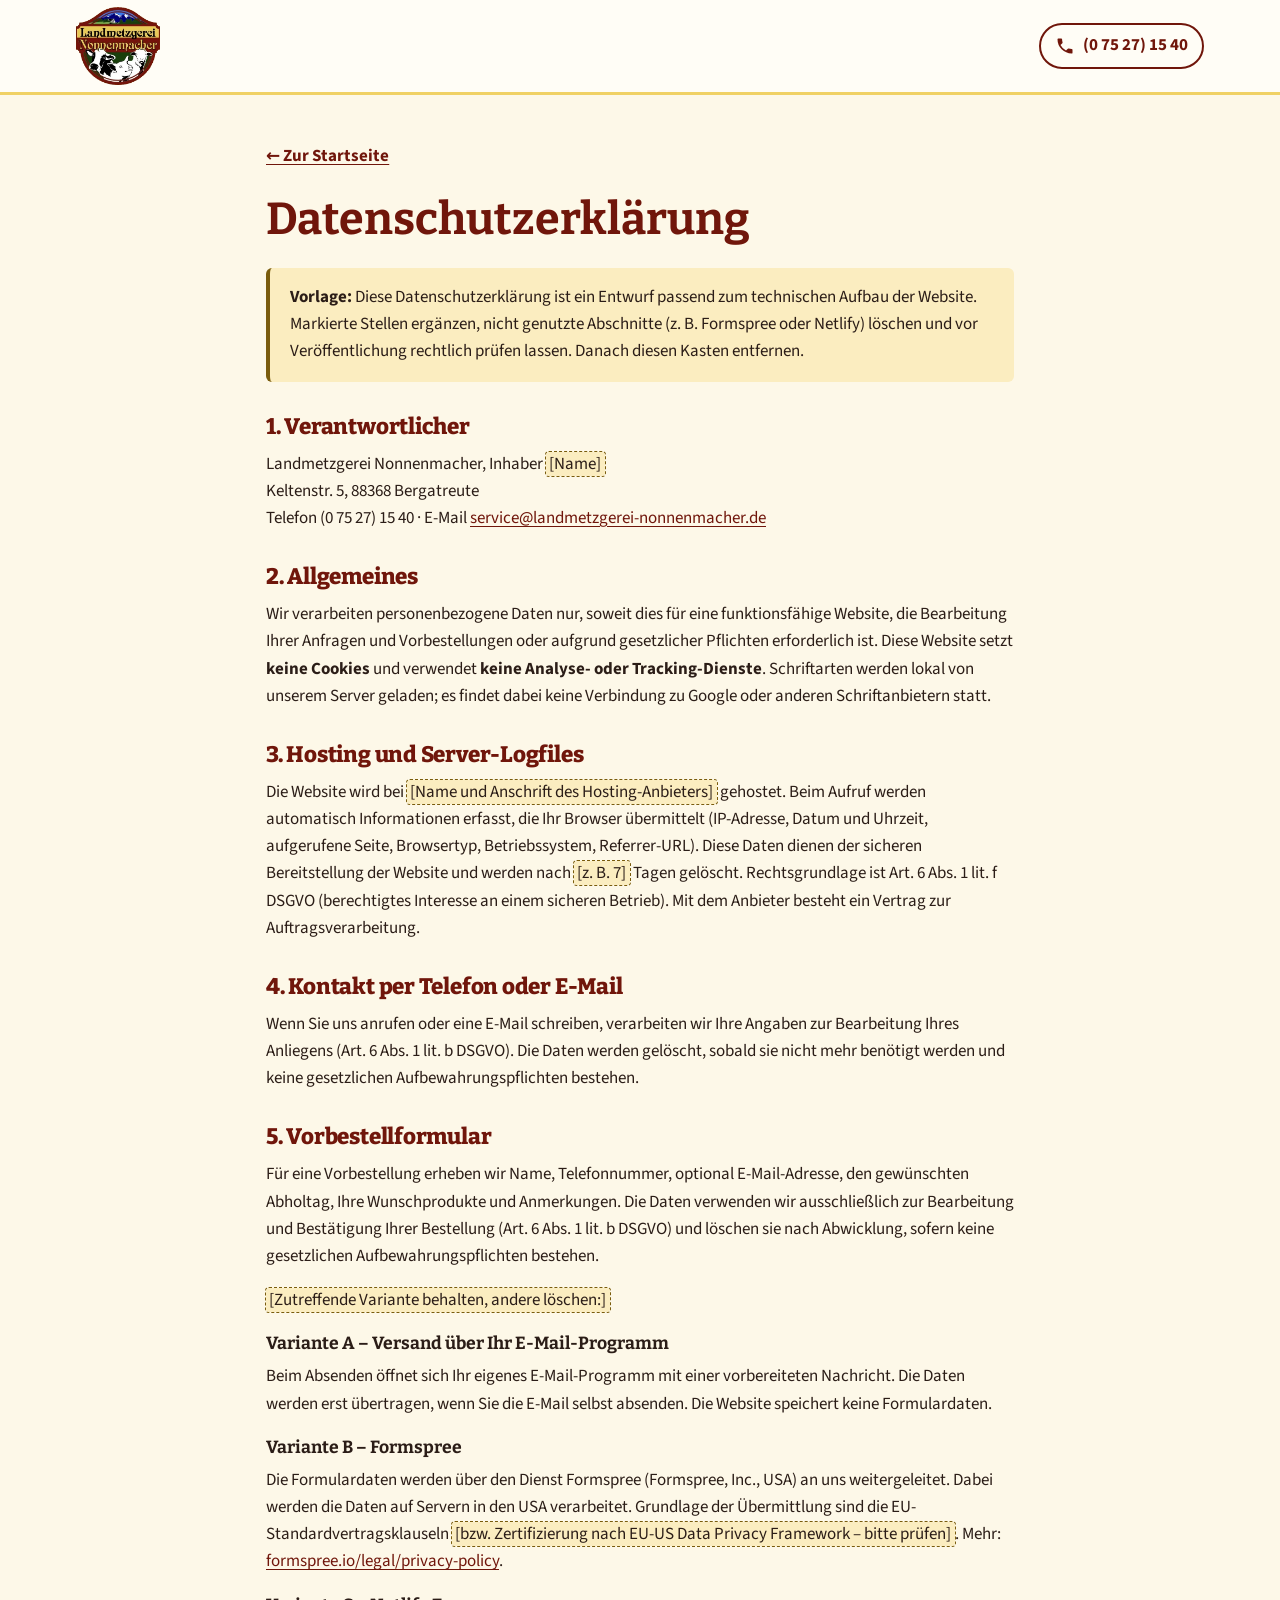
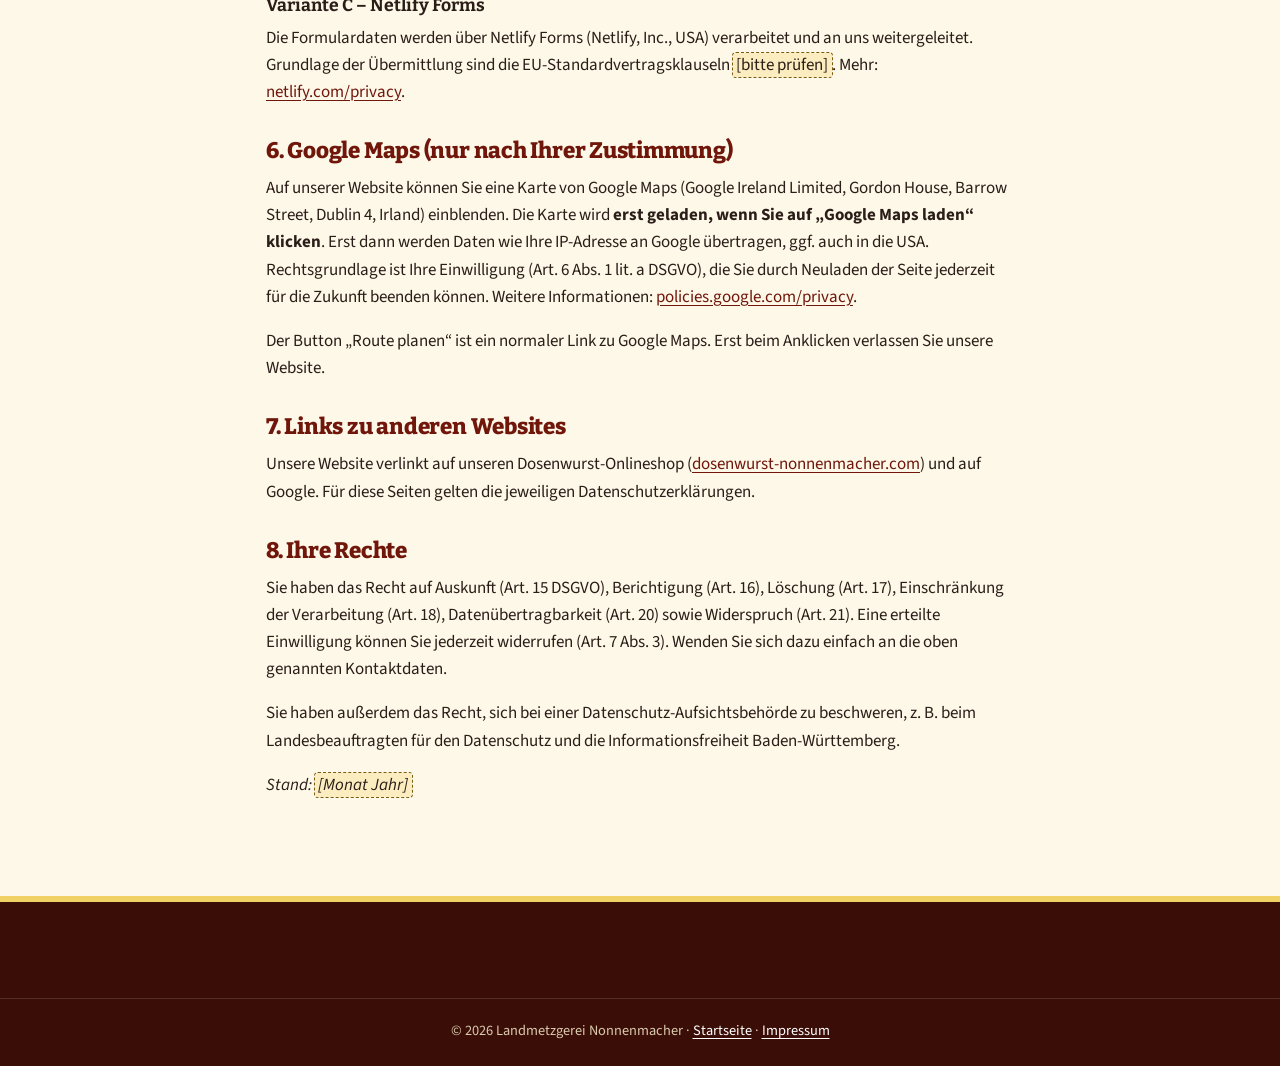
<file: landmetzgerei-nonnenmacher/datenschutz.html>
<!doctype html>
<html lang="de">
<head>
  <meta charset="utf-8">
  <meta name="viewport" content="width=device-width, initial-scale=1">
  <title>Datenschutzerklärung – Landmetzgerei Nonnenmacher Bergatreute</title>
  <meta name="description" content="Datenschutzerklärung der Landmetzgerei Nonnenmacher in Bergatreute.">
  <meta name="robots" content="noindex, follow">
  <link rel="icon" href="images/favicon.png" type="image/png">
  <link rel="apple-touch-icon" href="images/logo.png">
  <link rel="stylesheet" href="css/farben.css">
  <link rel="stylesheet" href="css/style.css">
</head>
<body>
  <a class="skip-link" href="#inhalt">Zum Inhalt springen</a>
  <header class="kopf">
    <div class="kopf__innen">
      <a class="kopf__logo" href="index.html" aria-label="Zur Startseite">
        <img src="images/logo.webp" alt="Logo der Landmetzgerei Nonnenmacher" width="64" height="60">
      </a>
      <a class="kopf__tel" href="tel:+4975271540" aria-label="Anrufen: (0 75 27) 15 40">
        <svg aria-hidden="true" viewBox="0 0 24 24" width="20" height="20"><path fill="currentColor" d="M6.6 10.8a15.1 15.1 0 0 0 6.6 6.6l2.2-2.2a1 1 0 0 1 1-.25 11.4 11.4 0 0 0 3.6.57 1 1 0 0 1 1 1V20a1 1 0 0 1-1 1A17 17 0 0 1 3 4a1 1 0 0 1 1-1h3.5a1 1 0 0 1 1 1c0 1.25.2 2.45.57 3.57a1 1 0 0 1-.25 1z"/></svg>
        <span class="kopf__tel-text">(0 75 27) 15 40</span>
      </a>
    </div>
  </header>

  <main id="inhalt" class="behaelter behaelter--schmal recht">
    <a class="zurueck" href="index.html">← Zur Startseite</a>
    <h1>Datenschutzerklärung</h1>

    <!-- VORLAGE: <mark>-Stellen ausfüllen, Abschnitte zu nicht genutzten Diensten löschen. -->
    <p class="platzhalter-hinweis"><strong>Vorlage:</strong> Diese Datenschutzerklärung ist ein Entwurf passend zum technischen Aufbau der Website. Markierte Stellen ergänzen, nicht genutzte Abschnitte (z.&nbsp;B. Formspree oder Netlify) löschen und vor Veröffentlichung rechtlich prüfen lassen. Danach diesen Kasten entfernen.</p>

    <h2>1. Verantwortlicher</h2>
    <p>
      Landmetzgerei Nonnenmacher, Inhaber <mark>[Name]</mark><br>
      Keltenstr. 5, 88368 Bergatreute<br>
      Telefon (0 75 27) 15 40 · E-Mail <a href="mailto:service@landmetzgerei-nonnenmacher.de">service@landmetzgerei-nonnenmacher.de</a>
    </p>

    <h2>2. Allgemeines</h2>
    <p>Wir verarbeiten personenbezogene Daten nur, soweit dies für eine funktionsfähige Website, die Bearbeitung Ihrer Anfragen und Vorbestellungen oder aufgrund gesetzlicher Pflichten erforderlich ist. Diese Website setzt <strong>keine Cookies</strong> und verwendet <strong>keine Analyse- oder Tracking-Dienste</strong>. Schriftarten werden lokal von unserem Server geladen; es findet dabei keine Verbindung zu Google oder anderen Schriftanbietern statt.</p>

    <h2>3. Hosting und Server-Logfiles</h2>
    <p>Die Website wird bei <mark>[Name und Anschrift des Hosting-Anbieters]</mark> gehostet. Beim Aufruf werden automatisch Informationen erfasst, die Ihr Browser übermittelt (IP-Adresse, Datum und Uhrzeit, aufgerufene Seite, Browsertyp, Betriebssystem, Referrer-URL). Diese Daten dienen der sicheren Bereitstellung der Website und werden nach <mark>[z. B. 7]</mark> Tagen gelöscht. Rechtsgrundlage ist Art. 6 Abs. 1 lit. f DSGVO (berechtigtes Interesse an einem sicheren Betrieb). Mit dem Anbieter besteht ein Vertrag zur Auftragsverarbeitung.</p>

    <h2>4. Kontakt per Telefon oder E-Mail</h2>
    <p>Wenn Sie uns anrufen oder eine E-Mail schreiben, verarbeiten wir Ihre Angaben zur Bearbeitung Ihres Anliegens (Art. 6 Abs. 1 lit. b DSGVO). Die Daten werden gelöscht, sobald sie nicht mehr benötigt werden und keine gesetzlichen Aufbewahrungspflichten bestehen.</p>

    <h2>5. Vorbestellformular</h2>
    <p>Für eine Vorbestellung erheben wir Name, Telefonnummer, optional E-Mail-Adresse, den gewünschten Abholtag, Ihre Wunschprodukte und Anmerkungen. Die Daten verwenden wir ausschließlich zur Bearbeitung und Bestätigung Ihrer Bestellung (Art. 6 Abs. 1 lit. b DSGVO) und löschen sie nach Abwicklung, sofern keine gesetzlichen Aufbewahrungspflichten bestehen.</p>
    <p><mark>[Zutreffende Variante behalten, andere löschen:]</mark></p>
    <h3>Variante A – Versand über Ihr E-Mail-Programm</h3>
    <p>Beim Absenden öffnet sich Ihr eigenes E-Mail-Programm mit einer vorbereiteten Nachricht. Die Daten werden erst übertragen, wenn Sie die E-Mail selbst absenden. Die Website speichert keine Formulardaten.</p>
    <h3>Variante B – Formspree</h3>
    <p>Die Formulardaten werden über den Dienst Formspree (Formspree, Inc., USA) an uns weitergeleitet. Dabei werden die Daten auf Servern in den USA verarbeitet. Grundlage der Übermittlung sind die EU-Standardvertragsklauseln <mark>[bzw. Zertifizierung nach EU-US Data Privacy Framework – bitte prüfen]</mark>. Mehr: <a href="https://formspree.io/legal/privacy-policy" rel="noopener">formspree.io/legal/privacy-policy</a>.</p>
    <h3>Variante C – Netlify Forms</h3>
    <p>Die Formulardaten werden über Netlify Forms (Netlify, Inc., USA) verarbeitet und an uns weitergeleitet. Grundlage der Übermittlung sind die EU-Standardvertragsklauseln <mark>[bitte prüfen]</mark>. Mehr: <a href="https://www.netlify.com/privacy/" rel="noopener">netlify.com/privacy</a>.</p>

    <h2 id="google-maps">6. Google Maps (nur nach Ihrer Zustimmung)</h2>
    <p>Auf unserer Website können Sie eine Karte von Google Maps (Google Ireland Limited, Gordon House, Barrow Street, Dublin 4, Irland) einblenden. Die Karte wird <strong>erst geladen, wenn Sie auf „Google Maps laden“ klicken</strong>. Erst dann werden Daten wie Ihre IP-Adresse an Google übertragen, ggf. auch in die USA. Rechtsgrundlage ist Ihre Einwilligung (Art. 6 Abs. 1 lit. a DSGVO), die Sie durch Neuladen der Seite jederzeit für die Zukunft beenden können. Weitere Informationen: <a href="https://policies.google.com/privacy" rel="noopener">policies.google.com/privacy</a>.</p>
    <p>Der Button „Route planen“ ist ein normaler Link zu Google Maps. Erst beim Anklicken verlassen Sie unsere Website.</p>

    <h2>7. Links zu anderen Websites</h2>
    <p>Unsere Website verlinkt auf unseren Dosenwurst-Onlineshop (<a href="http://www.dosenwurst-nonnenmacher.com/" rel="noopener">dosenwurst-nonnenmacher.com</a>) und auf Google. Für diese Seiten gelten die jeweiligen Datenschutzerklärungen.</p>

    <h2>8. Ihre Rechte</h2>
    <p>Sie haben das Recht auf Auskunft (Art. 15 DSGVO), Berichtigung (Art. 16), Löschung (Art. 17), Einschränkung der Verarbeitung (Art. 18), Datenübertragbarkeit (Art. 20) sowie Widerspruch (Art. 21). Eine erteilte Einwilligung können Sie jederzeit widerrufen (Art. 7 Abs. 3). Wenden Sie sich dazu einfach an die oben genannten Kontaktdaten.</p>
    <p>Sie haben außerdem das Recht, sich bei einer Datenschutz-Aufsichtsbehörde zu beschweren, z.&nbsp;B. beim Landesbeauftragten für den Datenschutz und die Informationsfreiheit Baden-Württemberg.</p>

    <p><em>Stand: <mark>[Monat Jahr]</mark></em></p>
  </main>

  <footer class="fuss">
    <p class="fuss__copy">© 2026 Landmetzgerei Nonnenmacher · <a href="index.html">Startseite</a> · <a href="impressum.html">Impressum</a></p>
  </footer>
</body>
</html>
</file>
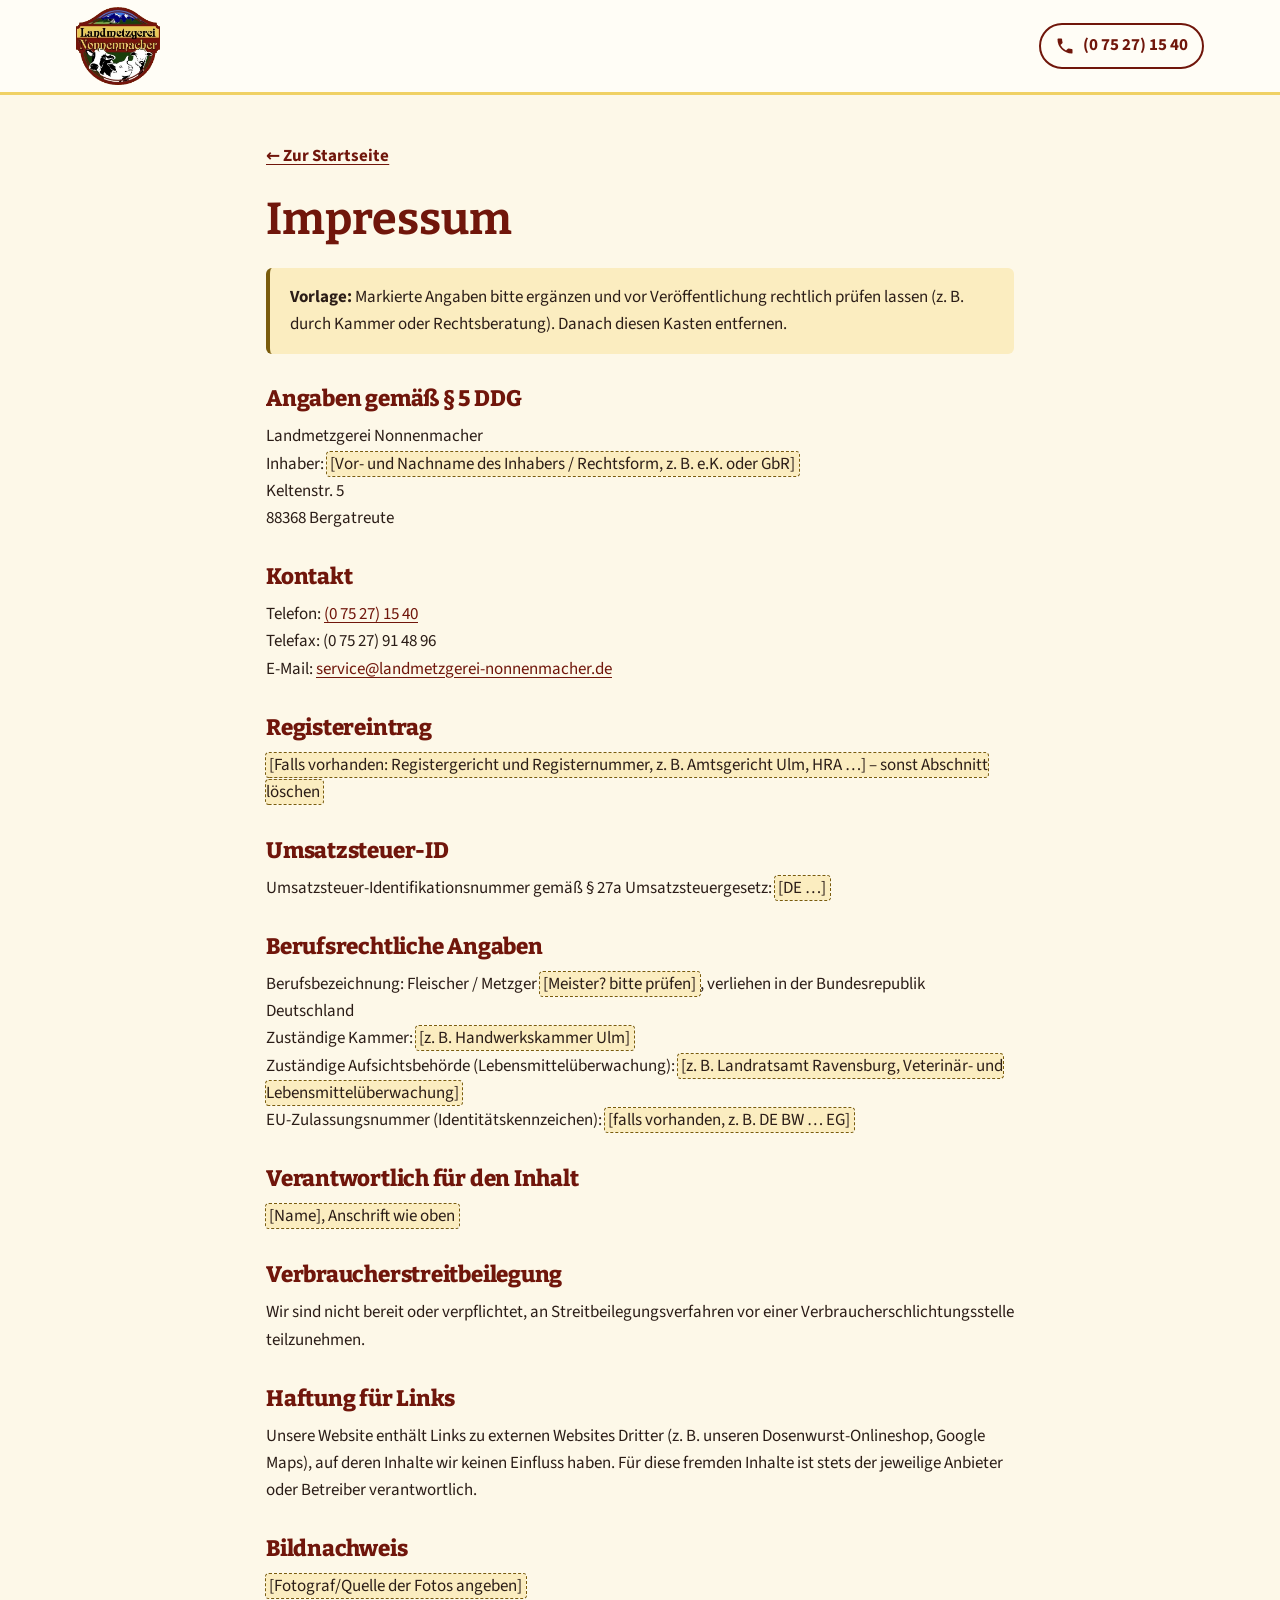
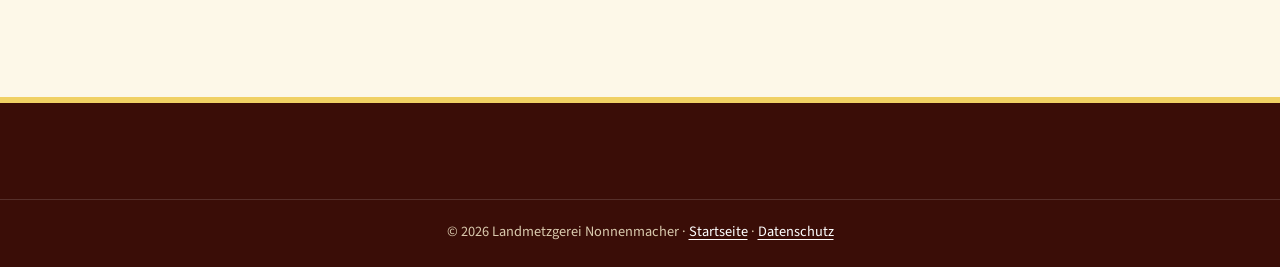
<file: landmetzgerei-nonnenmacher/impressum.html>
<!doctype html>
<html lang="de">
<head>
  <meta charset="utf-8">
  <meta name="viewport" content="width=device-width, initial-scale=1">
  <title>Impressum – Landmetzgerei Nonnenmacher Bergatreute</title>
  <meta name="description" content="Impressum der Landmetzgerei Nonnenmacher, Keltenstr. 5, 88368 Bergatreute.">
  <meta name="robots" content="noindex, follow">
  <link rel="icon" href="images/favicon.png" type="image/png">
  <link rel="apple-touch-icon" href="images/logo.png">
  <link rel="stylesheet" href="css/farben.css">
  <link rel="stylesheet" href="css/style.css">
</head>
<body>
  <a class="skip-link" href="#inhalt">Zum Inhalt springen</a>
  <header class="kopf">
    <div class="kopf__innen">
      <a class="kopf__logo" href="index.html" aria-label="Zur Startseite">
        <img src="images/logo.webp" alt="Logo der Landmetzgerei Nonnenmacher" width="64" height="60">
      </a>
      <a class="kopf__tel" href="tel:+4975271540" aria-label="Anrufen: (0 75 27) 15 40">
        <svg aria-hidden="true" viewBox="0 0 24 24" width="20" height="20"><path fill="currentColor" d="M6.6 10.8a15.1 15.1 0 0 0 6.6 6.6l2.2-2.2a1 1 0 0 1 1-.25 11.4 11.4 0 0 0 3.6.57 1 1 0 0 1 1 1V20a1 1 0 0 1-1 1A17 17 0 0 1 3 4a1 1 0 0 1 1-1h3.5a1 1 0 0 1 1 1c0 1.25.2 2.45.57 3.57a1 1 0 0 1-.25 1z"/></svg>
        <span class="kopf__tel-text">(0 75 27) 15 40</span>
      </a>
    </div>
  </header>

  <main id="inhalt" class="behaelter behaelter--schmal recht">
    <a class="zurueck" href="index.html">← Zur Startseite</a>
    <h1>Impressum</h1>

    <!-- VORLAGE: alle <mark>-Stellen ausfüllen, dann den Hinweis-Kasten löschen. -->
    <p class="platzhalter-hinweis"><strong>Vorlage:</strong> Markierte Angaben bitte ergänzen und vor Veröffentlichung rechtlich prüfen lassen (z.&nbsp;B. durch Kammer oder Rechtsberatung). Danach diesen Kasten entfernen.</p>

    <h2>Angaben gemäß § 5 DDG</h2>
    <p>
      Landmetzgerei Nonnenmacher<br>
      Inhaber: <mark>[Vor- und Nachname des Inhabers / Rechtsform, z. B. e.K. oder GbR]</mark><br>
      Keltenstr. 5<br>
      88368 Bergatreute
    </p>

    <h2>Kontakt</h2>
    <p>
      Telefon: <a href="tel:+4975271540">(0 75 27) 15 40</a><br>
      Telefax: (0 75 27) 91 48 96<br>
      E-Mail: <a href="mailto:service@landmetzgerei-nonnenmacher.de">service@landmetzgerei-nonnenmacher.de</a>
    </p>

    <h2>Registereintrag</h2>
    <p><mark>[Falls vorhanden: Registergericht und Registernummer, z. B. Amtsgericht Ulm, HRA …] – sonst Abschnitt löschen</mark></p>

    <h2>Umsatzsteuer-ID</h2>
    <p>Umsatzsteuer-Identifikationsnummer gemäß § 27a Umsatzsteuergesetz: <mark>[DE …]</mark></p>

    <h2>Berufsrechtliche Angaben</h2>
    <p>
      Berufsbezeichnung: Fleischer / Metzger <mark>[Meister? bitte prüfen]</mark>, verliehen in der Bundesrepublik Deutschland<br>
      Zuständige Kammer: <mark>[z. B. Handwerkskammer Ulm]</mark><br>
      Zuständige Aufsichtsbehörde (Lebensmittelüberwachung): <mark>[z. B. Landratsamt Ravensburg, Veterinär- und Lebensmittelüberwachung]</mark><br>
      EU-Zulassungsnummer (Identitätskennzeichen): <mark>[falls vorhanden, z. B. DE BW … EG]</mark>
    </p>

    <h2>Verantwortlich für den Inhalt</h2>
    <p><mark>[Name], Anschrift wie oben</mark></p>

    <h2>Verbraucherstreitbeilegung</h2>
    <p>Wir sind nicht bereit oder verpflichtet, an Streitbeilegungsverfahren vor einer Verbraucherschlichtungsstelle teilzunehmen.</p>

    <h2>Haftung für Links</h2>
    <p>Unsere Website enthält Links zu externen Websites Dritter (z.&nbsp;B. unseren Dosenwurst-Onlineshop, Google Maps), auf deren Inhalte wir keinen Einfluss haben. Für diese fremden Inhalte ist stets der jeweilige Anbieter oder Betreiber verantwortlich.</p>

    <h2>Bildnachweis</h2>
    <p><mark>[Fotograf/Quelle der Fotos angeben]</mark></p>
  </main>

  <footer class="fuss">
    <p class="fuss__copy">© 2026 Landmetzgerei Nonnenmacher · <a href="index.html">Startseite</a> · <a href="datenschutz.html">Datenschutz</a></p>
  </footer>
</body>
</html>
</file>
<file: landmetzgerei-nonnenmacher/css/farben.css>
/* ==========================================================================
   FARBPALETTE – Landmetzgerei Nonnenmacher
   --------------------------------------------------------------------------
   Abgeleitet aus dem Logo und der bisherigen Website (Pixelwerte gemessen):
     Weinrot  #70160b  – Rahmen des Logo-Schilds, Schrift der alten Seite
     Gold     #f0d164  – Schriftband „Landmetzgerei“ / Schriftzug „Nonnenmacher“
     Grün     #1b3e10  – Weide hinter den Tieren
     Gelb-Verlauf #f3cd4e → #faeaae – Hintergrund der alten Website
   (Das Blau des Himmels im Logo #283495 wird bewusst nicht verwendet.)
   Ergänzt nur um neutrale Töne (warmes Off-White, Dunkelgrau).

   Sobald die Original-Datei logo.svg vorliegt, können die Werte mit
     python3 tools/farben-aus-logo.py images/logo.svg
   exakt nachgeprüft werden.
   ========================================================================== */

:root {
  /* --- Markenfarben (aus dem Logo) ------------------------------------- */
  --c-primaer:        #70160b; /* Weinrot – Buttons, Überschriften, Links  */
  --c-primaer-dunkel: #521007; /* Hover                                    */
  --c-primaer-tief:   #3a0d07; /* Footer-Hintergrund                       */
  --c-primaer-hell:   #f6e5dc; /* helle Tönung: Fehler, Heute-Zeile        */
  --c-akzent:         #f0d164; /* Gold – Linien, Rahmen, Akzente           */
  --c-akzent-dunkel:  #7a5c0c; /* dunkles Gold für Text auf Weiß (6:1)     */
  --c-akzent-hell:    #fbedc0; /* helles Gold – Hinweis-Flächen            */
  --c-gruen:          #1b3e10; /* Weidegrün – „Jetzt geöffnet“             */
  --c-gruen-hell:     #e4ecd9; /* helle Tönung des Grüns                   */

  /* --- Verlauf der bisherigen Website ---------------------------------- */
  --verlauf-gelb: linear-gradient(180deg, #f3cd4e 0%, #f7db77 50%, #faeaae 100%);

  /* --- Neutrale Ergänzungen -------------------------------------------- */
  --c-hintergrund:    #fdf8e8; /* warmes Off-White (leicht gelblich)       */
  --c-flaeche:        #ffffff; /* Karten, Formular                         */
  --c-flaeche-2:      #f9ecc4; /* abgesetzte Sektionen (helles Gelb)       */
  --c-linie:          #e6d9b3; /* Rahmen, Trennlinien                      */
  --c-text:           #2b1d17; /* Dunkelgrau (warm) – Fließtext            */
  --c-text-leise:     #6b5d55; /* Nebentexte (≥ 5.4:1 auf allen Flächen)   */
  --c-dunkel:         #3a0d07; /* dunkle Buttons                           */

  /* --- Status ---------------------------------------------------------- */
  --c-offen:          var(--c-gruen);
  --c-geschlossen:    #6b5d55;
}
</file>
<file: landmetzgerei-nonnenmacher/css/style.css>
/* ==========================================================================
   Landmetzgerei Nonnenmacher – Stylesheet (mobile-first)
   Farben: css/farben.css · Schriften: lokal in /fonts
   Inhalt:
     1. Schriften        5. Hero             9. Über uns
     2. Grundlagen       6. Aktuelles       10. Kundenstimmen
     3. Bausteine        7. Sortiment       11. Öffnungszeiten & Karte
     4. Header & Menü    8. Formular        12. Kontakt & Footer
     6b. Vorteile        8b. Schritte       13. Rechtstexte
                                            14. Aktionsleiste (Handy)
   ========================================================================== */

/* ---------- 1. Schriften (SIL Open Font License, siehe fonts/OFL-*.txt) --- */
@font-face { font-family: "Bitter"; font-weight: 700; font-style: normal; font-display: swap;
  src: url("../fonts/bitter-latin-700-normal.woff2") format("woff2"); }
@font-face { font-family: "Bitter"; font-weight: 800; font-style: normal; font-display: swap;
  src: url("../fonts/bitter-latin-800-normal.woff2") format("woff2"); }
@font-face { font-family: "Source Sans 3"; font-weight: 400; font-style: normal; font-display: swap;
  src: url("../fonts/source-sans-3-latin-400-normal.woff2") format("woff2"); }
@font-face { font-family: "Source Sans 3"; font-weight: 400; font-style: italic; font-display: swap;
  src: url("../fonts/source-sans-3-latin-400-italic.woff2") format("woff2"); }
@font-face { font-family: "Source Sans 3"; font-weight: 600; font-style: normal; font-display: swap;
  src: url("../fonts/source-sans-3-latin-600-normal.woff2") format("woff2"); }
@font-face { font-family: "Source Sans 3"; font-weight: 700; font-style: normal; font-display: swap;
  src: url("../fonts/source-sans-3-latin-700-normal.woff2") format("woff2"); }

/* ---------- 2. Grundlagen ------------------------------------------------- */
:root {
  --f-titel: "Bitter", Georgia, "Times New Roman", serif;
  --f-text: "Source Sans 3", "Segoe UI", system-ui, -apple-system, sans-serif;
  --radius: 10px;
  --schatten: 0 1px 2px rgb(0 0 0 / .06), 0 8px 24px -12px rgb(0 0 0 / .18);
  --kopf-hoehe: 72px;
  --breite: 1160px;
}

*, *::before, *::after { box-sizing: border-box; }

html { scroll-behavior: smooth; scroll-padding-top: calc(var(--kopf-hoehe) + 12px); -webkit-text-size-adjust: 100%; }
@media (prefers-reduced-motion: reduce) { html { scroll-behavior: auto; } *, *::before, *::after { transition: none !important; } }

body {
  margin: 0;
  font-family: var(--f-text);
  font-size: 1.0625rem;
  line-height: 1.6;
  color: var(--c-text);
  background: var(--c-hintergrund);
}

img { max-width: 100%; height: auto; display: block; }
a { color: var(--c-primaer); text-underline-offset: .18em; }
a:hover { color: var(--c-primaer-dunkel); }
:focus-visible { outline: 3px solid var(--c-primaer); outline-offset: 2px; border-radius: 3px; }

h1, h2, h3 { font-family: var(--f-titel); line-height: 1.15; color: var(--c-text); margin: 0 0 .5em; }
h1, h2 { color: var(--c-primaer); }
h2 { font-size: clamp(1.75rem, 1.2rem + 2.4vw, 2.6rem); font-weight: 800; letter-spacing: -.01em; }
h3 { font-size: 1.25rem; font-weight: 700; }
p { margin: 0 0 1em; }

.sr-only {
  position: absolute !important; width: 1px; height: 1px; padding: 0; margin: -1px;
  overflow: hidden; clip: rect(0 0 0 0); white-space: nowrap; border: 0;
}
.skip-link { position: absolute; left: 1rem; top: -100px; z-index: 100; background: var(--c-dunkel); color: #fff; padding: .6rem 1rem; border-radius: var(--radius); }
.skip-link:focus { top: .5rem; color: #fff; }

/* ---------- 3. Bausteine -------------------------------------------------- */
.behaelter { width: 100%; max-width: var(--breite); margin-inline: auto; padding-inline: 1rem; }
.behaelter--schmal { max-width: 780px; }

.sektion { padding-block: clamp(3.5rem, 2rem + 6vw, 6.5rem); }
.sektion--abgesetzt { background: var(--c-flaeche-2); }
.sektion__kopf { max-width: 680px; margin-bottom: 2.25rem; }
.sektion__einleitung { color: var(--c-text-leise); font-size: 1.125rem; }

/* Dachzeile mit kleinem Messer-Strich – handwerkliches Detail */
.dachzeile {
  display: inline-flex; align-items: center; gap: .6rem;
  font-weight: 700; font-size: .85rem; letter-spacing: .14em; text-transform: uppercase;
  color: var(--c-primaer); margin-bottom: .6rem;
}
/* Doppelstrich Gold/Weinrot – angelehnt an das Schriftband im Logo */
.dachzeile::before { content: ""; width: 28px; height: 6px; border-top: 3px solid var(--c-akzent); border-bottom: 3px solid var(--c-primaer); }

.knopf {
  display: inline-flex; align-items: center; justify-content: center; gap: .4rem;
  min-height: 48px; padding: .7rem 1.4rem;
  font: 700 1rem/1.2 var(--f-text); text-decoration: none; text-align: center;
  border: 2px solid transparent; border-radius: 999px; cursor: pointer;
  transition: background-color .15s, color .15s, transform .15s;
}
.knopf:active { transform: translateY(1px); }
.knopf--primaer { background: var(--c-primaer); color: #fff; }
.knopf--primaer:hover { background: var(--c-primaer-dunkel); color: #fff; }
.knopf--hell { background: rgb(255 255 255 / .94); color: var(--c-primaer-dunkel); }
.knopf--hell:hover { background: #fff; color: var(--c-primaer-dunkel); }
.knopf--akzent { background: var(--c-dunkel); color: #fff; }
.knopf--akzent:hover { background: var(--c-primaer); color: #fff; }
.knopf--klein { min-height: 40px; padding: .4rem 1rem; font-size: .95rem; background: transparent; border-color: var(--c-linie); color: var(--c-text); }
.knopf--klein:hover { border-color: var(--c-primaer); color: var(--c-primaer); }
.knopf--breit { width: 100%; }
.knopf--gross { min-height: 54px; padding-inline: 1.8rem; font-size: 1.08rem; box-shadow: 0 6px 16px -8px rgb(58 13 7 / .6); }
.knopf[disabled] { opacity: .6; cursor: wait; }

/* ---------- 4. Header & Menü --------------------------------------------- */
.kopf {
  position: sticky; top: 0; z-index: 50;
  background: #fffdf6;
  border-bottom: 3px solid var(--c-akzent);
  transition: box-shadow .2s;
}
.kopf--gescrollt { box-shadow: 0 4px 18px -10px rgb(0 0 0 / .3); }
.kopf__innen {
  max-width: var(--breite); margin-inline: auto; padding-inline: 1rem;
  height: var(--kopf-hoehe); display: flex; align-items: center; gap: .75rem;
}
.kopf__logo { margin-right: auto; display: block; }
.kopf__logo img { height: 60px; width: auto; }

/* Telefon-Button: auf dem Handy immer sichtbar */
.kopf__tel {
  display: inline-flex; align-items: center; gap: .45rem;
  min-height: 44px; padding: .45rem .9rem; border-radius: 999px;
  background: var(--c-primaer); color: #fff; font-weight: 700; text-decoration: none;
}
.kopf__tel:hover { background: var(--c-primaer-dunkel); color: #fff; }
.kopf__tel-text { display: none; }
@media (min-width: 400px) { .kopf__tel-text { display: inline; } }

.kopf__menue {
  width: 44px; height: 44px; border: 0; background: transparent; cursor: pointer;
  display: grid; place-items: center; border-radius: 8px; color: var(--c-text);
}
.kopf__menue-linien, .kopf__menue-linien::before, .kopf__menue-linien::after {
  display: block; width: 24px; height: 2.5px; background: currentColor; border-radius: 2px; position: relative; transition: transform .2s, opacity .2s;
}
.kopf__menue-linien::before, .kopf__menue-linien::after { content: ""; position: absolute; left: 0; }
.kopf__menue-linien::before { top: -7px; }
.kopf__menue-linien::after { top: 7px; }
.kopf__menue[aria-expanded="true"] .kopf__menue-linien { background: transparent; }
.kopf__menue[aria-expanded="true"] .kopf__menue-linien::before { transform: translateY(7px) rotate(45deg); }
.kopf__menue[aria-expanded="true"] .kopf__menue-linien::after { transform: translateY(-7px) rotate(-45deg); }

.nav {
  position: absolute; left: 0; right: 0; top: var(--kopf-hoehe);
  background: var(--c-flaeche); border-bottom: 1px solid var(--c-linie);
  box-shadow: 0 16px 24px -16px rgb(0 0 0 / .35);
  display: none;
}
.nav--offen { display: block; }
.nav__liste { list-style: none; margin: 0; padding: .5rem 1rem 1rem; }
.nav__liste a {
  display: block; padding: .8rem .25rem; font-weight: 600; color: var(--c-text);
  text-decoration: none; border-bottom: 1px solid var(--c-linie);
}
.nav__liste a:hover { color: var(--c-primaer); }
.nav__shop, .nav__cta { color: var(--c-primaer) !important; }
.nav__cta { font-weight: 700 !important; }

@media (min-width: 1000px) {
  :root { --kopf-hoehe: 92px; }
  .kopf__logo img { height: 78px; }
  .kopf__menue { display: none; }
  .nav { position: static; display: block; background: none; border: 0; box-shadow: none; order: 0; }
  .nav__liste { display: flex; gap: .15rem; padding: 0; }
  .nav__liste a { border: 0; padding: .5rem .65rem; border-radius: 6px; font-size: .98rem; }
  .nav__liste a:hover { background: var(--c-primaer-hell); }
  /* Hauptaktion gefüllt, Telefon als zweite Option umrandet */
  .nav__liste { align-items: center; }
  .nav__cta { background: var(--c-primaer); color: #fff !important; border-radius: 999px !important; padding: .6rem 1.2rem !important; margin-left: .35rem; }
  .nav__cta:hover { background: var(--c-primaer-dunkel) !important; }
  .kopf__tel { margin-left: .5rem; background: transparent; color: var(--c-primaer); border: 2px solid var(--c-primaer); }
  .kopf__tel:hover { background: var(--c-primaer-hell); color: var(--c-primaer-dunkel); }
}

/* ---------- 5. Hero ------------------------------------------------------- */
.hero { position: relative; min-height: min(78vh, 720px); display: grid; align-items: end; color: #fff; isolation: isolate; overflow: hidden; }
.hero__bild, .hero__bild img { position: absolute; inset: 0; width: 100%; height: 100%; }
.hero__bild img { object-fit: cover; }
.hero__bild { z-index: -2; }
/* Abdunklung für gut lesbaren Text */
.hero::after {
  content: ""; position: absolute; inset: 0; z-index: -1;
  background: linear-gradient(180deg, rgb(58 13 7 / .2) 0%, rgb(46 10 5 / .6) 45%, rgb(36 8 4 / .88) 100%);
}
.hero__inhalt { width: 100%; max-width: var(--breite); margin-inline: auto; padding: 4.5rem 1rem 3.25rem; }
/* Auf dem Handy reicht das Logo im Header – so bleiben Nutzen und Button im ersten Bildschirm */
.hero__logo { display: none; width: clamp(110px, 18vw, 168px); height: auto; margin-bottom: 1.25rem; filter: drop-shadow(0 6px 18px rgb(0 0 0 / .45)); }
@media (min-width: 700px) { .hero__logo { display: block; } .hero__inhalt { padding: 6rem 1rem 4rem; } }
.hero__titel { color: #fff; margin-bottom: 1rem; }
.hero__immer { display: block; font-size: clamp(1.4rem, 1rem + 2vw, 2.2rem); font-weight: 700; font-style: italic; opacity: .9; }
.hero__slogan { display: block; font-size: clamp(2.6rem, 1.4rem + 6vw, 5.4rem); font-weight: 800; line-height: 1.02; letter-spacing: -.02em; }
.hero__slogan .strich { color: var(--c-akzent); }
.hero__und { font-weight: 700; font-size: .7em; }
.hero__text { font-size: clamp(1.15rem, 1rem + .6vw, 1.4rem); max-width: 34ch; margin-bottom: 1.5rem; }
.hero__text strong { color: var(--c-akzent); font-weight: 700; }
.hero__knoepfe { display: flex; flex-wrap: wrap; gap: .75rem; }
.hero__knoepfe .knopf { flex: 1 1 220px; }
@media (min-width: 600px) { .hero__knoepfe .knopf { flex: 0 0 auto; } }
.hero__status:empty { display: none; }
.hero__status {
  display: inline-flex; align-items: center; gap: .5rem; margin: 0 0 1rem;
  padding: .35rem .85rem; border-radius: 999px; font-weight: 600; font-size: .95rem;
  background: rgb(0 0 0 / .35); border: 1px solid rgb(255 255 255 / .25);
}
.hero__fakten { margin: 1.1rem 0 0; font-size: .98rem; opacity: .92; display: flex; flex-wrap: wrap; gap: .1rem .5rem; }
.hero__status::before, .status-badge::before { content: ""; width: .65rem; height: .65rem; border-radius: 50%; background: currentColor; }
.hero__status.ist-offen::before { background: var(--c-akzent); box-shadow: 0 0 0 3px rgb(240 209 100 / .35); }
.hero__status.ist-zu::before { background: #d6cfc8; }

/* ---------- 6. Aktuelles -------------------------------------------------- */
.aktuelles { position: relative; z-index: 2; margin-top: -1.5rem; }
.aktuelles__box {
  background: var(--c-flaeche); border-radius: var(--radius); box-shadow: var(--schatten);
  border-top: 5px solid var(--c-akzent); padding: 1.25rem 1.25rem .5rem;
}
.aktuelles__titel { display: flex; align-items: center; gap: .5rem; font-size: 1.35rem; color: var(--c-primaer); }
.aktuelles__liste { list-style: none; margin: 0; padding: 0; display: grid; gap: .75rem; }
@media (min-width: 760px) { .aktuelles__liste { grid-template-columns: repeat(auto-fit, minmax(300px, 1fr)); } .aktuelles__box { padding: 1.5rem 2rem .75rem; } }
.hinweis { padding: .9rem 1rem .1rem; border-radius: 8px; background: var(--c-akzent-hell); border-left: 4px solid var(--c-akzent-dunkel); }
.hinweis--wichtig { background: var(--c-primaer-hell); border-left-color: var(--c-primaer); }
.hinweis--urlaub { background: var(--c-flaeche-2); border-left-color: var(--c-text-leise); }
.hinweis__titel { font-size: 1.1rem; margin-bottom: .25rem; }
.hinweis__text { margin-bottom: .8rem; }

/* ---------- 6b. Vorteile (Vertrauensleiste) ------------------------------ */
.vorteile { padding-block: 2rem .5rem; }
.vorteile__liste { list-style: none; margin-block: 0; display: grid; gap: .75rem; grid-template-columns: repeat(2, 1fr); }
@media (min-width: 900px) { .vorteile__liste { grid-template-columns: repeat(4, 1fr); gap: 1.25rem; } }
.vorteil { display: flex; align-items: center; gap: .7rem; padding: .85rem; background: var(--c-flaeche); border-radius: var(--radius); border-bottom: 3px solid var(--c-akzent); }
.vorteil svg { flex: none; color: var(--c-primaer); }
.vorteil div { display: flex; flex-direction: column; line-height: 1.3; min-width: 0; }
.vorteil strong { font-size: .98rem; }
.vorteil span, .vorteil a { font-size: .9rem; color: var(--c-text-leise); overflow-wrap: anywhere; }
.vorteil a { color: var(--c-primaer); font-weight: 600; }
@media (max-width: 380px) { .vorteil svg { display: none; } }

/* ---------- 7. Sortiment -------------------------------------------------- */
.kacheln { list-style: none; margin: 0; padding: 0; display: grid; gap: 1.25rem; grid-template-columns: 1fr; }
@media (min-width: 620px) { .kacheln { grid-template-columns: repeat(2, 1fr); } }
@media (min-width: 980px) {
  .kacheln { grid-template-columns: repeat(6, 1fr); }
  .kachel { grid-column: span 2; }
  .kachel:nth-child(4), .kachel:nth-child(5) { grid-column: span 3; }
}
.kachel { background: var(--c-flaeche); border-radius: var(--radius); overflow: hidden; box-shadow: var(--schatten); display: flex; flex-direction: column; }
.kachel img { aspect-ratio: 4 / 3; object-fit: cover; width: 100%; transition: transform .4s; }
.kachel:hover img { transform: scale(1.03); }

.kachel__text { padding: 1.1rem 1.25rem 1.25rem; display: flex; flex-direction: column; flex: 1; }
.kachel__text p { color: var(--c-text-leise); }
.kachel__link { margin-top: auto; font-weight: 700; }
.kachel--shop { outline: 3px solid var(--c-akzent); outline-offset: -3px; }

.shop-wrap { padding-bottom: clamp(3rem, 2rem + 4vw, 5rem); }
.shop-band {
  padding: 1.5rem; border-radius: var(--radius);
  /* Gelber Verlauf der bisherigen Website als Wiedererkennungsmerkmal */
  background: var(--verlauf-gelb); color: var(--c-primaer); border: 3px solid var(--c-primaer);
  display: flex; flex-direction: column; gap: 1rem; align-items: flex-start;
}
.shop-band h2 { color: var(--c-primaer); font-size: 1.4rem; margin-bottom: .25rem; }
.shop-band p { margin: 0; opacity: .95; }
@media (min-width: 760px) { .shop-band { flex-direction: row; align-items: center; justify-content: space-between; padding: 1.75rem 2.25rem; } }

/* ---------- 8b. Schritte „So funktioniert's“ ------------------------------ */
.schritte { list-style: none; padding: 0; margin: 0 0 1.5rem; display: grid; gap: .6rem; }
@media (min-width: 640px) { .schritte { grid-template-columns: repeat(3, 1fr); gap: 1rem; } }
.schritte li { display: flex; gap: .75rem; align-items: center; }
.schritte__nr {
  flex: none; width: 2.2rem; height: 2.2rem; border-radius: 50%; display: grid; place-items: center;
  background: var(--c-primaer); color: #fff; font: 800 1.05rem/1 var(--f-titel);
  box-shadow: 0 0 0 3px var(--c-akzent);
}
.schritte div { display: flex; flex-direction: column; line-height: 1.3; }
.schritte span:not(.schritte__nr) { color: var(--c-text-leise); font-size: .95rem; }

/* ---------- 8. Formular --------------------------------------------------- */
.formular { background: var(--c-flaeche); border-radius: var(--radius); box-shadow: var(--schatten); padding: 1.25rem; }
@media (min-width: 640px) { .formular { padding: 2rem 2.25rem; } }
fieldset { border: 0; padding: 0; margin: 0 0 1.5rem; min-width: 0; }
legend { font-family: var(--f-titel); font-weight: 700; font-size: 1.2rem; margin-bottom: .75rem; padding: 0; }
.feld { margin-bottom: 1rem; }
.feld-reihe { display: grid; gap: 0 1rem; }
@media (min-width: 640px) { .feld-reihe { grid-template-columns: 1fr 1fr; } }
label { display: block; font-weight: 600; margin-bottom: .3rem; }
.pflicht { color: var(--c-primaer); }
.optional { font-weight: 400; color: var(--c-text-leise); }
input, select, textarea {
  width: 100%; font: inherit; color: var(--c-text); background: #fff;
  border: 1.5px solid #9c8b6a; /* ≥ 3:1 zu Weiß */ border-radius: 8px; padding: .7rem .8rem; min-height: 48px;
}
textarea { resize: vertical; }
input:focus, select:focus, textarea:focus { border-color: var(--c-primaer); outline: 3px solid var(--c-primaer-hell); outline-offset: 0; }
[aria-invalid="true"] { border-color: var(--c-primaer); background: var(--c-primaer-hell); }
.feld__hilfe { font-size: .92rem; color: var(--c-text-leise); margin: .3rem 0 0; }

.mengen { border: 1.5px dashed var(--c-linie); border-radius: 8px; padding: .6rem .9rem; margin-bottom: 1rem; }
.mengen summary { cursor: pointer; font-weight: 600; color: var(--c-primaer); padding: .25rem 0; }
.mengen[open] summary { margin-bottom: .75rem; }
.mengen__kopf, .mengen__zeile { display: grid; grid-template-columns: 1fr 5.5rem 6.5rem; gap: .5rem; }
.mengen__kopf { font-size: .85rem; font-weight: 600; color: var(--c-text-leise); }
.mengen__zeile { margin-bottom: .5rem; }
.mengen__zeile input, .mengen__zeile select { padding: .55rem .6rem; }

.feld--check { display: grid; grid-template-columns: 1.5rem 1fr; gap: .6rem; align-items: start; }
.feld--check input { width: 1.35rem; height: 1.35rem; min-height: 0; margin: .15rem 0 0; accent-color: var(--c-primaer); }
.feld--check label { font-weight: 400; margin: 0; }

.formular__zusage { font-size: .95rem; color: var(--c-text-leise); text-align: center; margin: .75rem 0 0; }
.formular__meldung:empty { display: none; }
.formular__meldung { margin: 1rem 0 0; padding: .8rem 1rem; border-radius: 6px; font-weight: 600; }
.formular__meldung--ok { background: var(--c-gruen-hell); color: var(--c-offen); }
.formular__meldung--fehler { background: var(--c-primaer-hell); color: var(--c-primaer-dunkel); }
.formular__pflicht { font-size: .9rem; color: var(--c-text-leise); margin: .75rem 0 0; }

/* ---------- 9. Über uns --------------------------------------------------- */
.ueber { display: grid; gap: 2rem; align-items: center; }
@media (min-width: 900px) { .ueber { grid-template-columns: 5fr 7fr; gap: 4rem; } }
.ueber__bild { margin: 0; position: relative; }
.ueber__bild img { border-radius: var(--radius); aspect-ratio: 9 / 11; object-fit: cover; width: 100%; }
.ueber__bild::after { content: ""; position: absolute; inset: 14px -14px -14px 14px; border: 3px solid var(--c-akzent); border-radius: var(--radius); z-index: -1; }
.einleitung { font-size: 1.2rem; }
.werte { list-style: none; padding: 0; margin: 1.75rem 0 0; display: grid; gap: 1.25rem; }
@media (min-width: 640px) { .werte { grid-template-columns: repeat(3, 1fr); } }
.werte li { border-top: 3px solid var(--c-primaer); padding-top: .9rem; }
.werte p { color: var(--c-text-leise); margin: 0; }

/* ---------- 10. Kundenstimmen --------------------------------------------- */
.stimmen { list-style: none; margin: 0; padding: 0; display: grid; gap: 1.25rem; }
@media (min-width: 800px) { .stimmen { grid-template-columns: repeat(3, 1fr); } }
.stimme { background: var(--c-flaeche); border-radius: var(--radius); padding: 1.5rem; box-shadow: var(--schatten); display: flex; flex-direction: column; }
.stimme--platzhalter { box-shadow: none; border: 2px dashed var(--c-linie); background: transparent; }
.stimme--platzhalter .stimme__text, .stimme--platzhalter .stimme__name { color: var(--c-text-leise); }
.stimme__sterne { color: var(--c-akzent-dunkel); font-size: 1.25rem; letter-spacing: .1em; margin-bottom: .5rem; }
.stimme__text { margin: 0 0 1rem; font-size: 1.08rem; font-style: italic; flex: 1; }
.stimme__name { font-weight: 600; margin: 0; font-size: .95rem; }
.stimmen__mehr { margin: 1.5rem 0 0; font-weight: 700; }
.stimmen__gesamt { font-family: var(--f-titel); font-weight: 700; font-size: 1.2rem; color: var(--c-akzent-dunkel); }

/* ---------- 11. Öffnungszeiten & Karte ------------------------------------ */
.zeiten { display: grid; gap: 3rem; }
@media (min-width: 900px) { .zeiten { grid-template-columns: 1fr 1fr; gap: 4rem; } }
.status-badge:empty { display: none; }
.status-badge { display: inline-flex; align-items: center; gap: .5rem; padding: .4rem .9rem; border-radius: 999px; font-weight: 700; margin-bottom: 1.25rem; }
.status-badge.ist-offen { background: var(--c-gruen-hell); color: var(--c-offen); }
.status-badge.ist-zu { background: var(--c-flaeche-2); color: var(--c-geschlossen); }

.tabelle { width: 100%; border-collapse: collapse; font-size: 1.08rem; background: var(--c-flaeche); border-radius: var(--radius); overflow: hidden; box-shadow: var(--schatten); }
.tabelle th, .tabelle td { padding: .85rem 1.1rem; text-align: left; border-bottom: 1px solid var(--c-linie); }
.tabelle tr:last-child th, .tabelle tr:last-child td { border-bottom: 0; }
.tabelle th { font-weight: 600; }
.tabelle td { text-align: right; font-variant-numeric: tabular-nums; }
.tabelle tr.zu { color: var(--c-text-leise); }
.tabelle tr.heute { background: var(--c-primaer-hell); color: var(--c-text); }
.tabelle tr.heute th, .tabelle tr.heute td { font-weight: 700; }
.tabelle tr.heute th { box-shadow: inset 4px 0 0 var(--c-primaer); }
.heute-marke { display: inline-block; margin-left: .5rem; padding: .05rem .5rem; border-radius: 999px; background: var(--c-primaer); color: #fff; font-size: .75rem; text-transform: uppercase; letter-spacing: .08em; vertical-align: middle; }

.adresse { font-style: normal; font-size: 1.15rem; margin-bottom: 1.25rem; }
.karte {
  margin-top: 1.5rem; aspect-ratio: 4 / 3; border-radius: var(--radius); overflow: hidden;
  background: var(--c-flaeche-2);
  background-image: radial-gradient(var(--c-linie) 1.2px, transparent 1.2px);
  background-size: 18px 18px;
  display: grid; place-items: center; border: 1px solid var(--c-linie);
}
.karte__hinweis { max-width: 360px; text-align: center; padding: 1.5rem; background: rgb(255 255 255 / .94); border-radius: var(--radius); margin: 1rem; }
.karte__hinweis p { font-size: .95rem; }
.karte--geladen { display: block; background: none; }
.karte iframe { width: 100%; height: 100%; border: 0; display: block; }

/* ---------- 12. Kontakt & Footer ------------------------------------------ */
.kontakt-liste { list-style: none; margin: 1.5rem 0 0; padding: 0; display: grid; gap: .5rem; }
.kontakt-liste li { display: flex; flex-wrap: wrap; gap: .1rem 1rem; align-items: baseline; padding: .7rem 1.1rem; background: var(--c-flaeche); border-radius: var(--radius); border-left: 4px solid var(--c-primaer); }
.kontakt-liste__art { min-width: 4.5rem; font-size: .85rem; text-transform: uppercase; letter-spacing: .1em; font-weight: 700; color: var(--c-text-leise); }
.kontakt-liste a, .kontakt-liste span:last-child { font-family: var(--f-titel); font-weight: 700; font-size: 1.1rem; overflow-wrap: anywhere; }

.fuss { background: var(--c-primaer-tief); color: #f3e6cf; border-top: 6px solid var(--c-akzent); padding: 3.5rem 0 1.5rem; }
.fuss a { color: #fff; }
.fuss a:hover { color: var(--c-akzent); }
.fuss__innen { display: grid; gap: 2rem; }
@media (min-width: 700px) { .fuss__innen { grid-template-columns: 1.4fr 1fr 1fr 1fr; } }
.fuss__logo { height: 110px; width: auto; }
.fuss__slogan { font-family: var(--f-titel); font-weight: 700; font-style: italic; margin-top: 1rem; color: var(--c-akzent); }
.fuss__titel { color: var(--c-akzent); font-size: 1.05rem; margin-bottom: .6rem; }
.fuss__links { list-style: none; margin: 0; padding: 0; }
.fuss__links li { margin-bottom: .35rem; }
.fuss__copy { text-align: center; font-size: .9rem; margin: 2.5rem 0 0; padding-top: 1.25rem; border-top: 1px solid rgb(255 255 255 / .14); color: #d9c9ad; }

/* ---------- 13. Rechtstexte (impressum.html, datenschutz.html) ------------ */
.recht { padding-block: 3rem 5rem; }
.recht h1 { font-size: clamp(2rem, 1.5rem + 2vw, 2.8rem); }
.recht h2 { font-size: 1.4rem; margin-top: 2rem; }
.recht h3 { font-size: 1.1rem; margin-top: 1.25rem; }
.platzhalter-hinweis { background: var(--c-akzent-hell); border-left: 4px solid var(--c-akzent-dunkel); padding: 1rem 1.25rem; border-radius: 6px; margin-bottom: 2rem; }
mark { background: var(--c-akzent-hell); color: inherit; padding: 0 .2em; border-radius: 3px; outline: 1px dashed var(--c-akzent-dunkel); }
.zurueck { display: inline-block; margin-bottom: 1.5rem; font-weight: 700; }

/* ---------- 14. Aktionsleiste (Handy) ------------------------------------- */
/* Daumenfreundlich unten: die zwei wichtigsten Aktionen, nur auf kleinen Bildschirmen */
.aktionsleiste {
  position: fixed; left: 0; right: 0; bottom: 0; z-index: 40;
  display: grid; grid-template-columns: 2fr 1fr; gap: .5rem;
  padding: .6rem 1rem calc(.6rem + env(safe-area-inset-bottom));
  background: #fffdf6; border-top: 3px solid var(--c-akzent);
  box-shadow: 0 -6px 18px -10px rgb(0 0 0 / .35);
}
.aktionsleiste[hidden] { display: none; }
.aktionsleiste .knopf--hell { border-color: var(--c-primaer); }
@media (min-width: 1000px) { .aktionsleiste { display: none !important; } }
</file>
